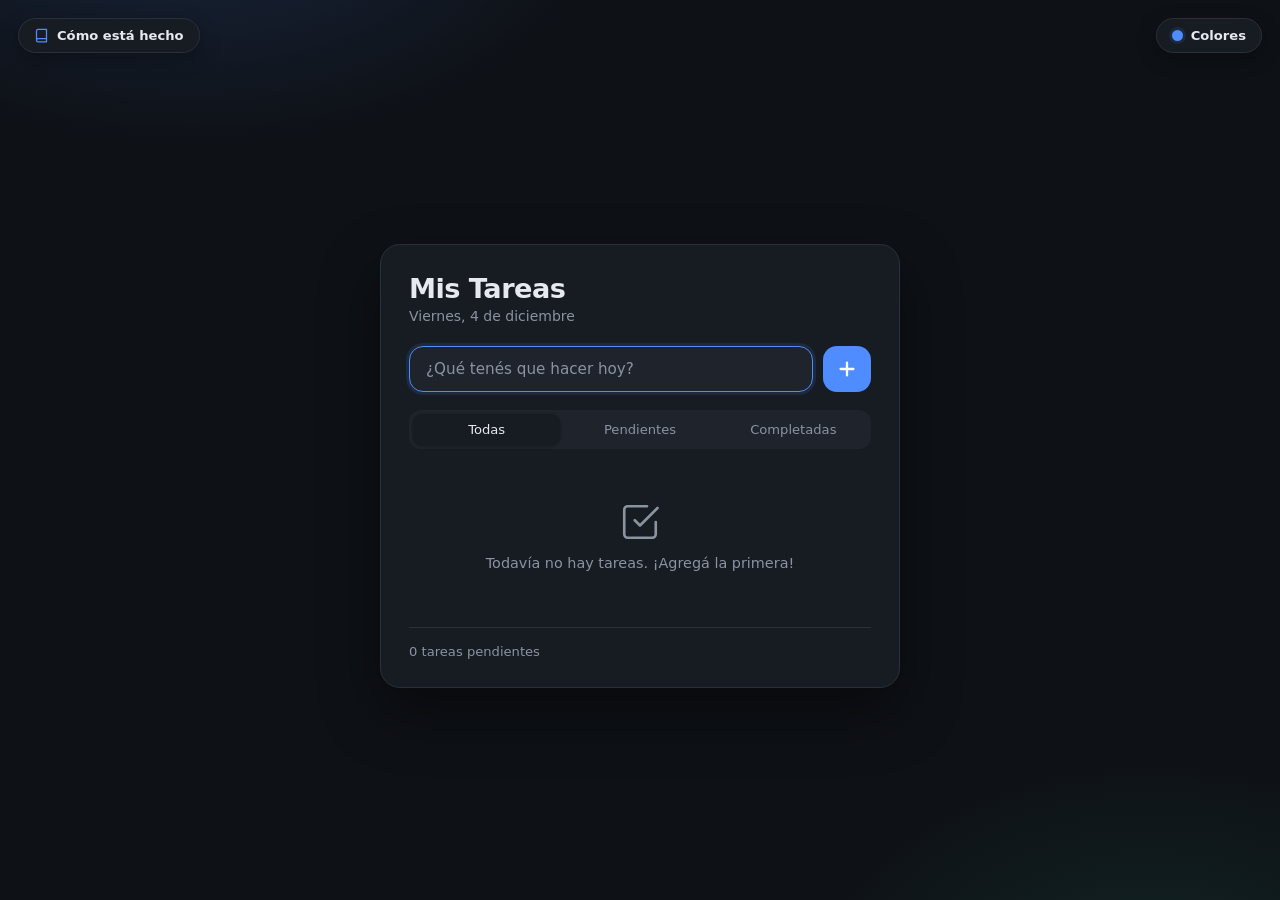
<file: index.html>
<!DOCTYPE html>
<!--
  ============================================================
  PROYECTO 1 - LISTA DE TAREAS (TO-DO LIST)
  5 Mini-Proyectos de JavaScript - Codigo Listo + Explicado
  ============================================================
  Este archivo define la ESTRUCTURA de la pagina.
  El diseno esta en style.css y la logica en script.js
-->
<html lang="es">
<head>
  <meta charset="UTF-8">
  <meta name="viewport" content="width=device-width, initial-scale=1.0">
  <title>Lista de Tareas | Mini-Proyectos JS</title>
  <link rel="stylesheet" href="style.css">

  <!-- EXTRA: panel para probar los colores. Se puede borrar sin romper nada. -->
  <link rel="stylesheet" href="personalizar.css">
</head>
<body>

  <!-- ENLACE A LA GUIA EXPLICADA -->
  <a class="guia" href="explicacion.html">
    <svg viewBox="0 0 24 24" width="15" height="15" fill="none"
         stroke="currentColor" stroke-width="2" stroke-linecap="round" stroke-linejoin="round">
      <path d="M4 19.5A2.5 2.5 0 0 1 6.5 17H20"/>
      <path d="M6.5 2H20v20H6.5A2.5 2.5 0 0 1 4 19.5v-15A2.5 2.5 0 0 1 6.5 2z"/>
    </svg>
    Cómo está hecho
  </a>

  <main class="app">

    <!-- ENCABEZADO -->
    <header class="app__header">
      <h1 class="app__titulo">Mis Tareas</h1>
      <p class="app__fecha" id="fecha"></p>
    </header>

    <!-- FORMULARIO PARA AGREGAR TAREAS -->
    <form class="formulario" id="formulario">
      <input
        type="text"
        id="entrada"
        class="formulario__input"
        placeholder="¿Qué tenés que hacer hoy?"
        autocomplete="off"
        maxlength="120">
      <button type="submit" class="formulario__boton" aria-label="Agregar tarea">
        <svg viewBox="0 0 24 24" width="22" height="22" fill="none"
             stroke="currentColor" stroke-width="2.5" stroke-linecap="round">
          <path d="M12 5v14M5 12h14"/>
        </svg>
      </button>
    </form>

    <!-- FILTROS -->
    <nav class="filtros" id="filtros">
      <button class="filtros__boton filtros__boton--activo" data-filtro="todas">Todas</button>
      <button class="filtros__boton" data-filtro="pendientes">Pendientes</button>
      <button class="filtros__boton" data-filtro="completadas">Completadas</button>
    </nav>

    <!-- AQUI SE DIBUJAN LAS TAREAS DESDE JAVASCRIPT -->
    <ul class="lista" id="lista"></ul>

    <!-- MENSAJE CUANDO NO HAY TAREAS -->
    <div class="vacio" id="vacio">
      <svg viewBox="0 0 24 24" width="42" height="42" fill="none"
           stroke="currentColor" stroke-width="1.5" stroke-linecap="round" stroke-linejoin="round">
        <path d="M9 11l3 3L22 4"/>
        <path d="M21 12v7a2 2 0 0 1-2 2H5a2 2 0 0 1-2-2V5a2 2 0 0 1 2-2h11"/>
      </svg>
      <p id="vacio-texto">Todavía no hay tareas. ¡Agregá la primera!</p>
    </div>

    <!-- PIE: CONTADOR Y BOTON DE LIMPIAR -->
    <footer class="pie">
      <span class="pie__contador" id="contador">0 tareas pendientes</span>
      <button class="pie__limpiar" id="limpiar">Borrar completadas</button>
    </footer>

  </main>

  <!-- AVISO EMERGENTE (TOAST) -->
  <div class="aviso" id="aviso"></div>

  <script src="script.js"></script>

  <!-- EXTRA: panel para probar los colores. Se puede borrar sin romper nada. -->
  <script src="personalizar.js"></script>
</body>
</html>
</file>
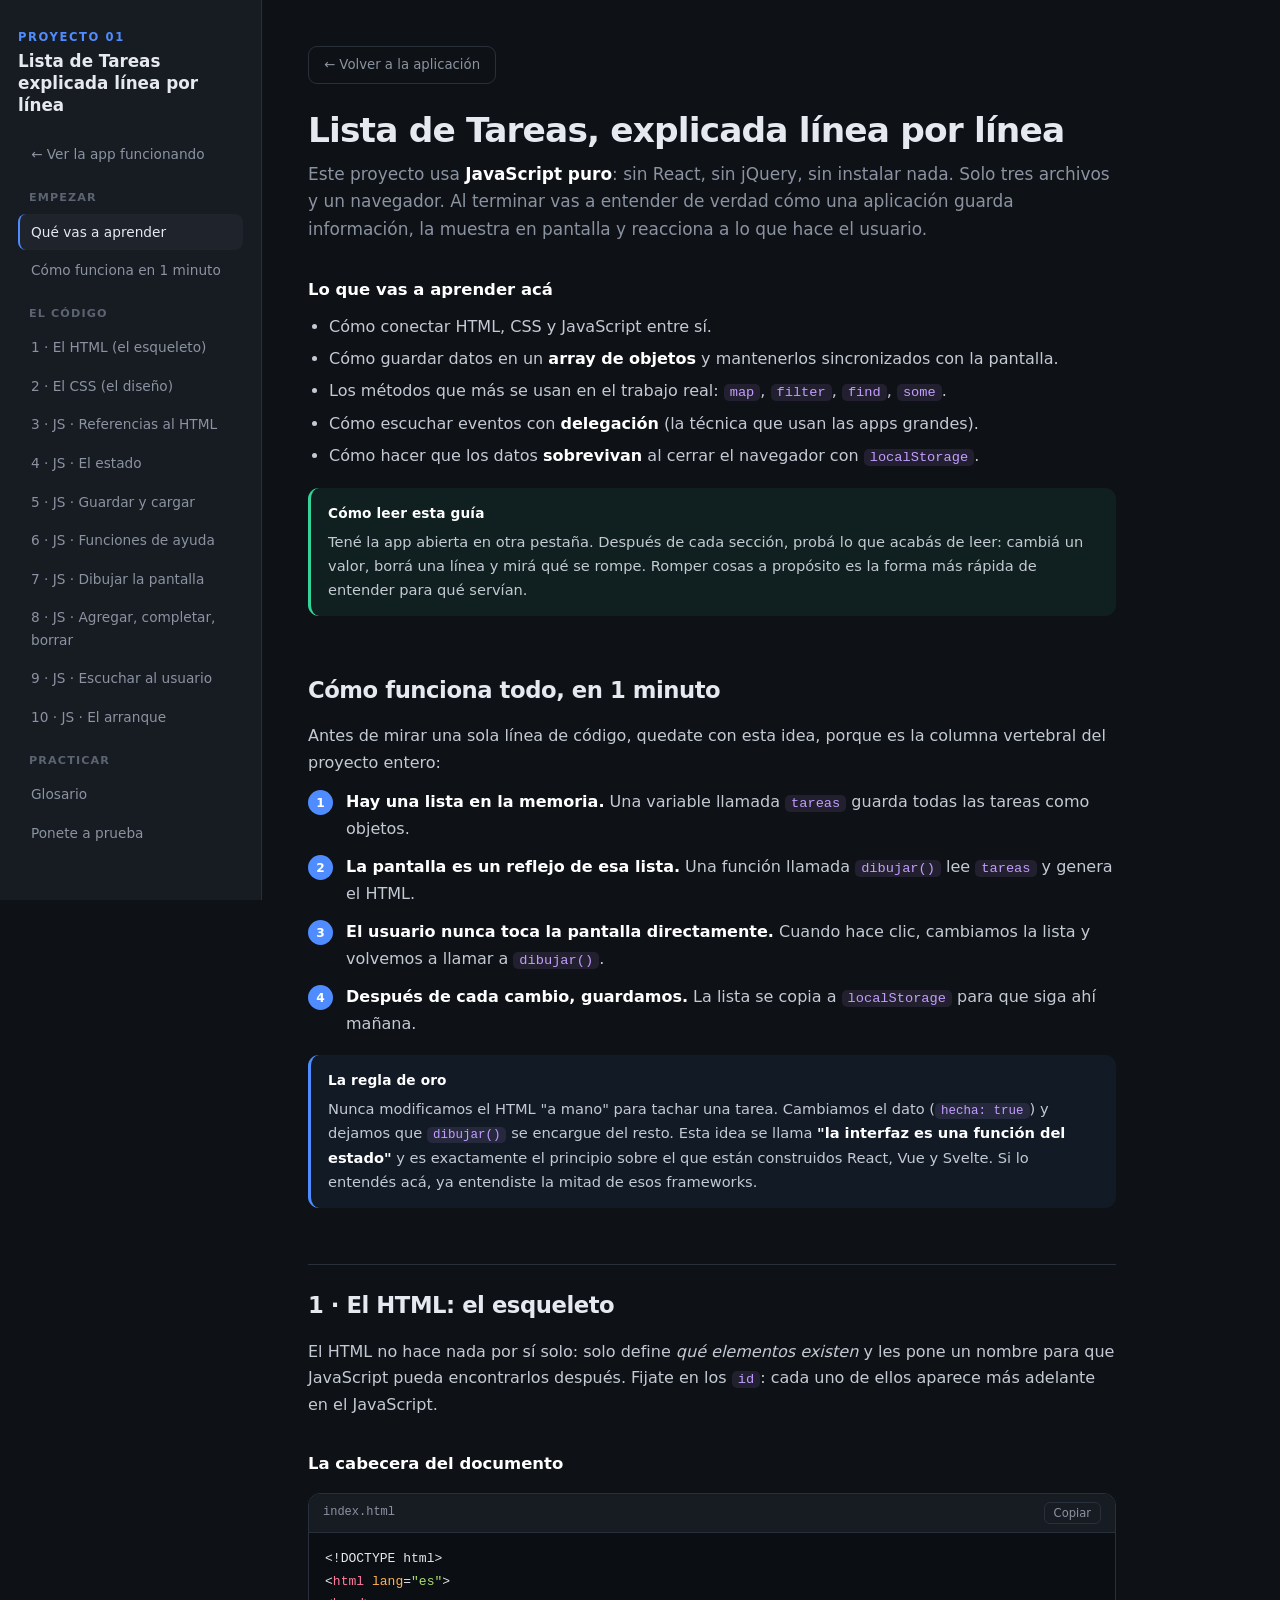
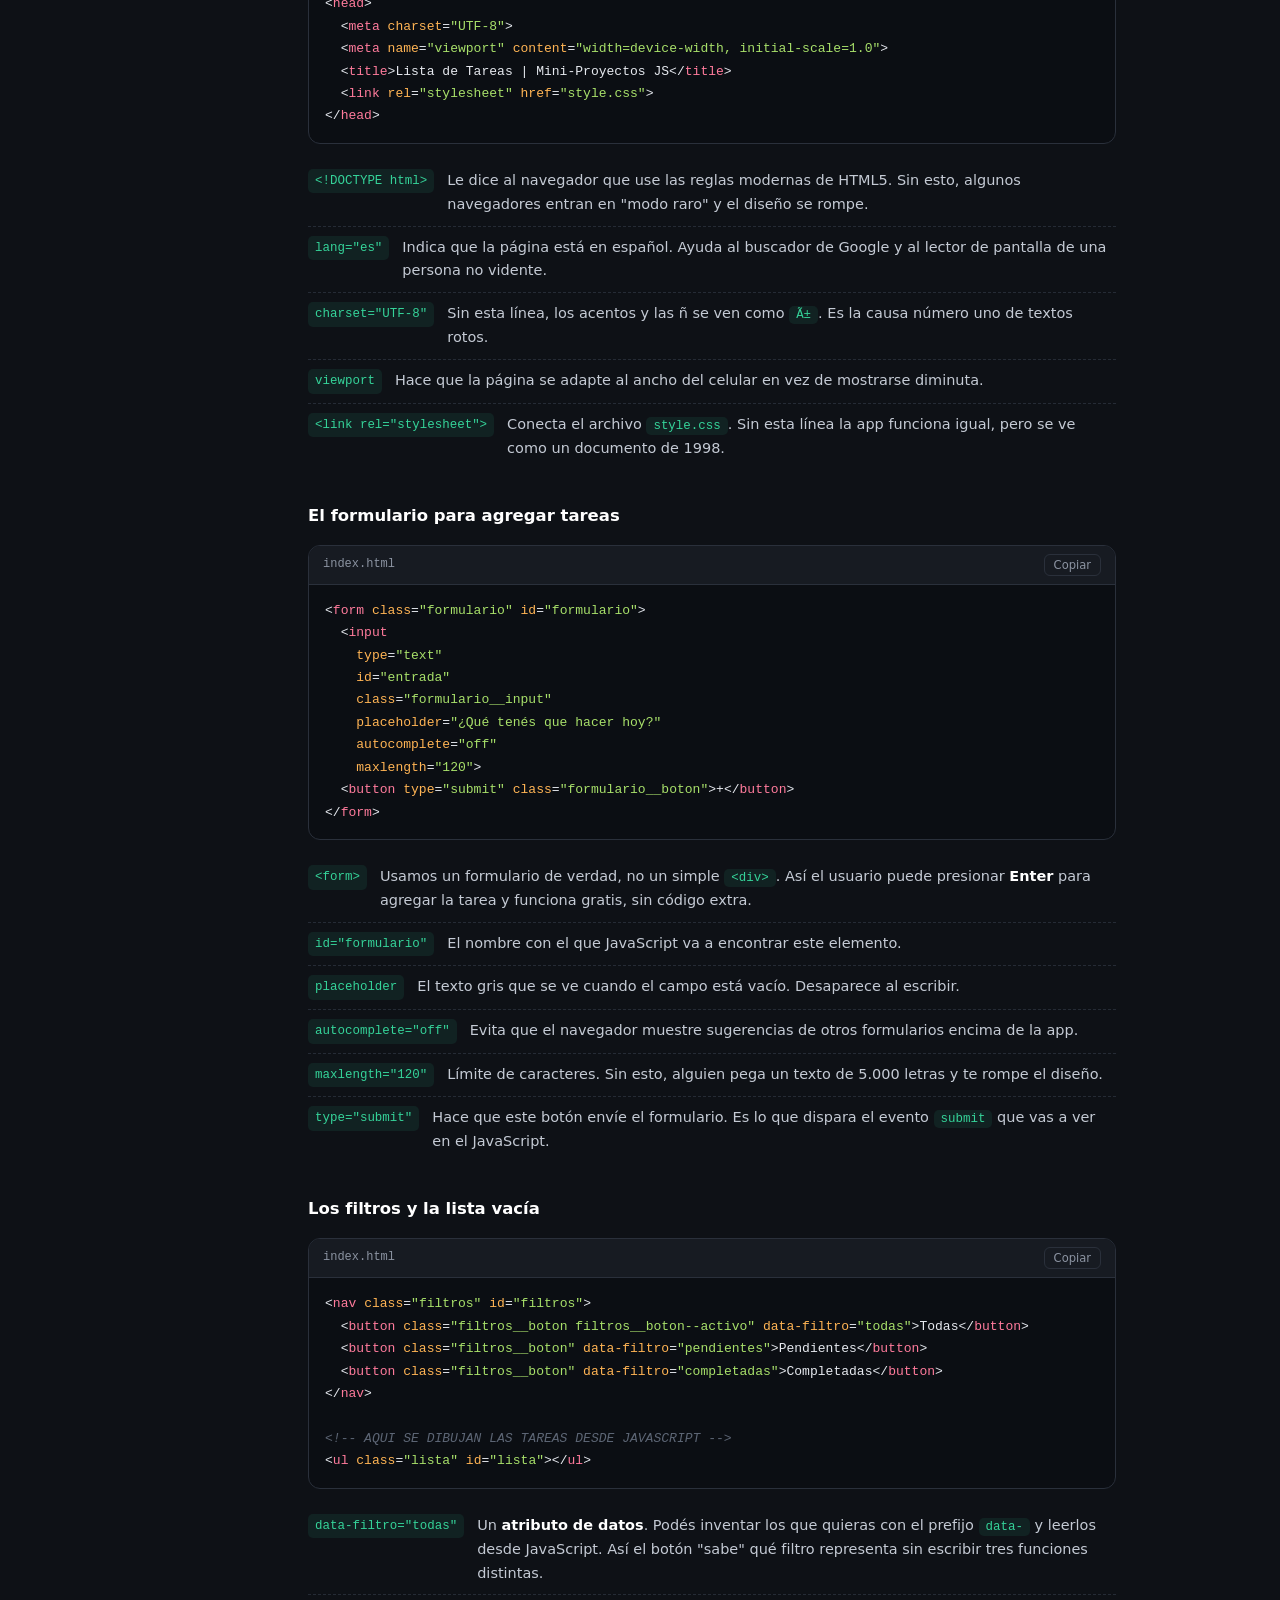
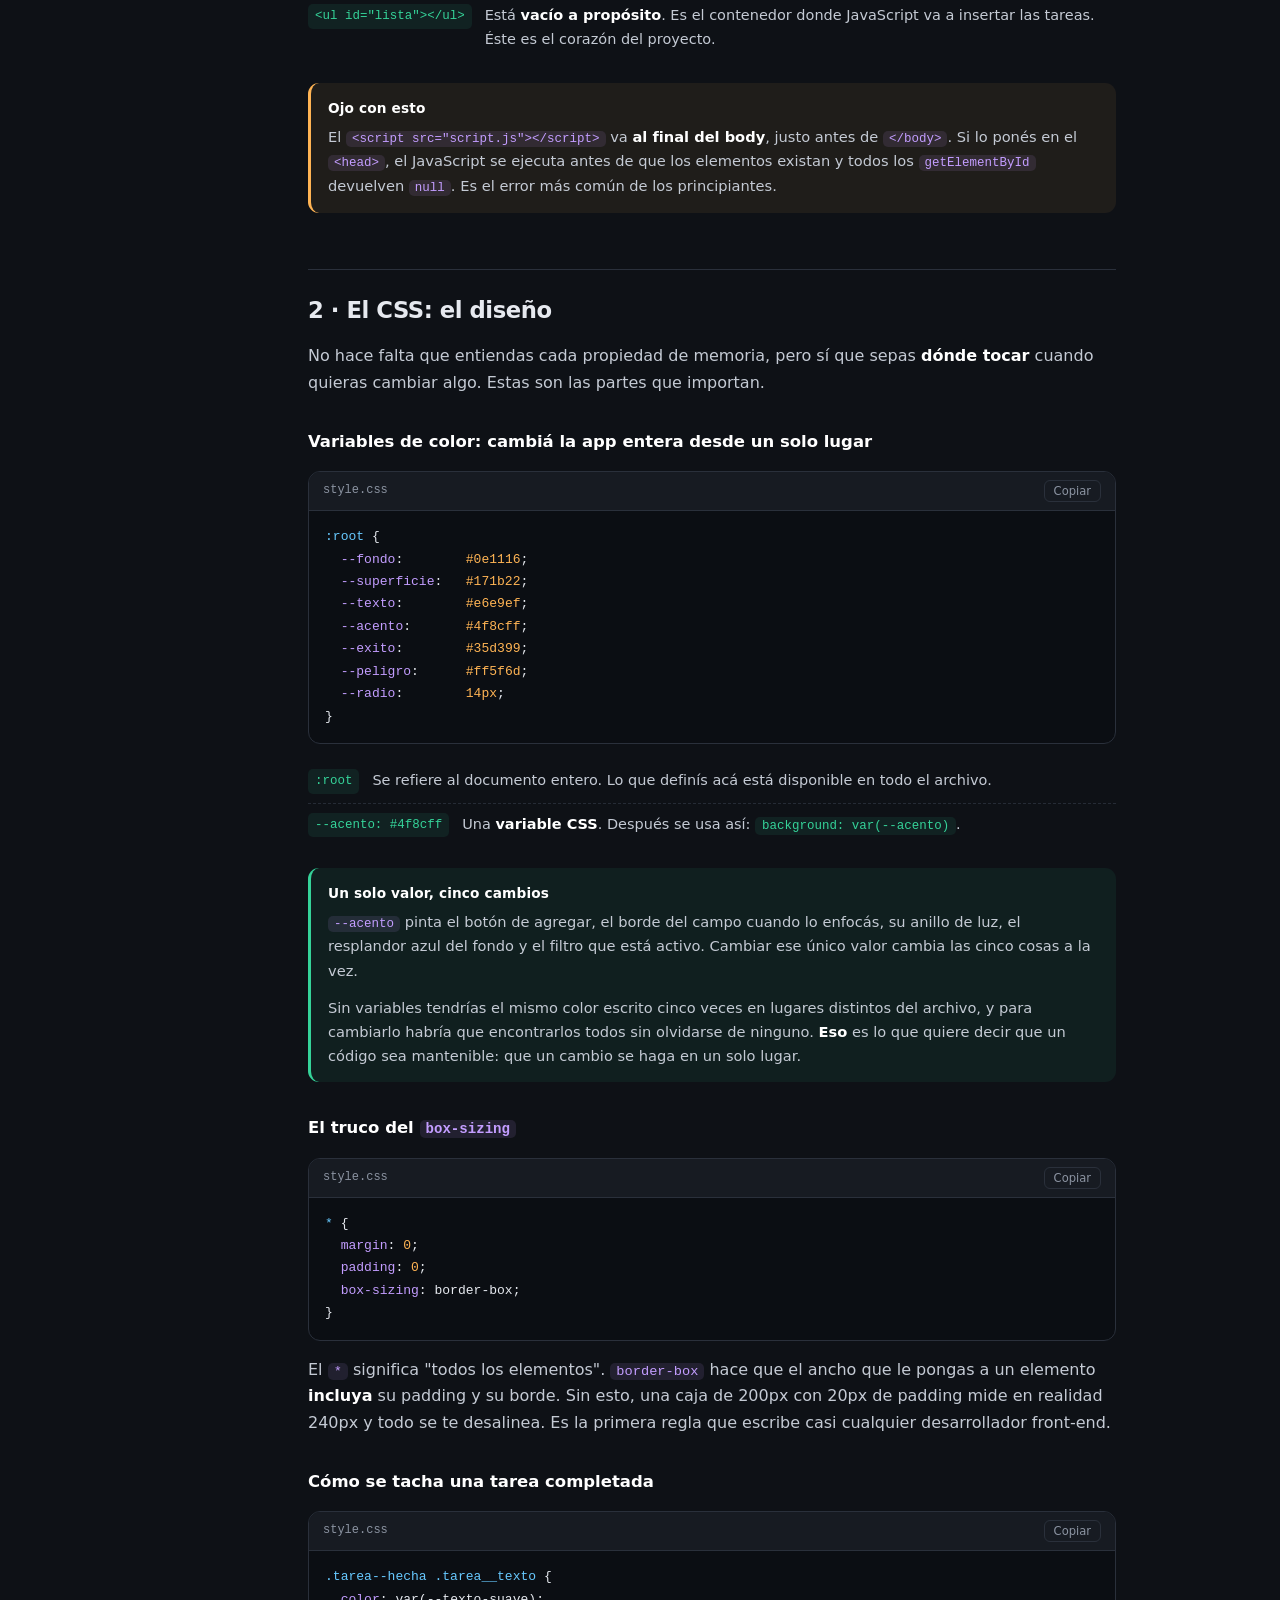
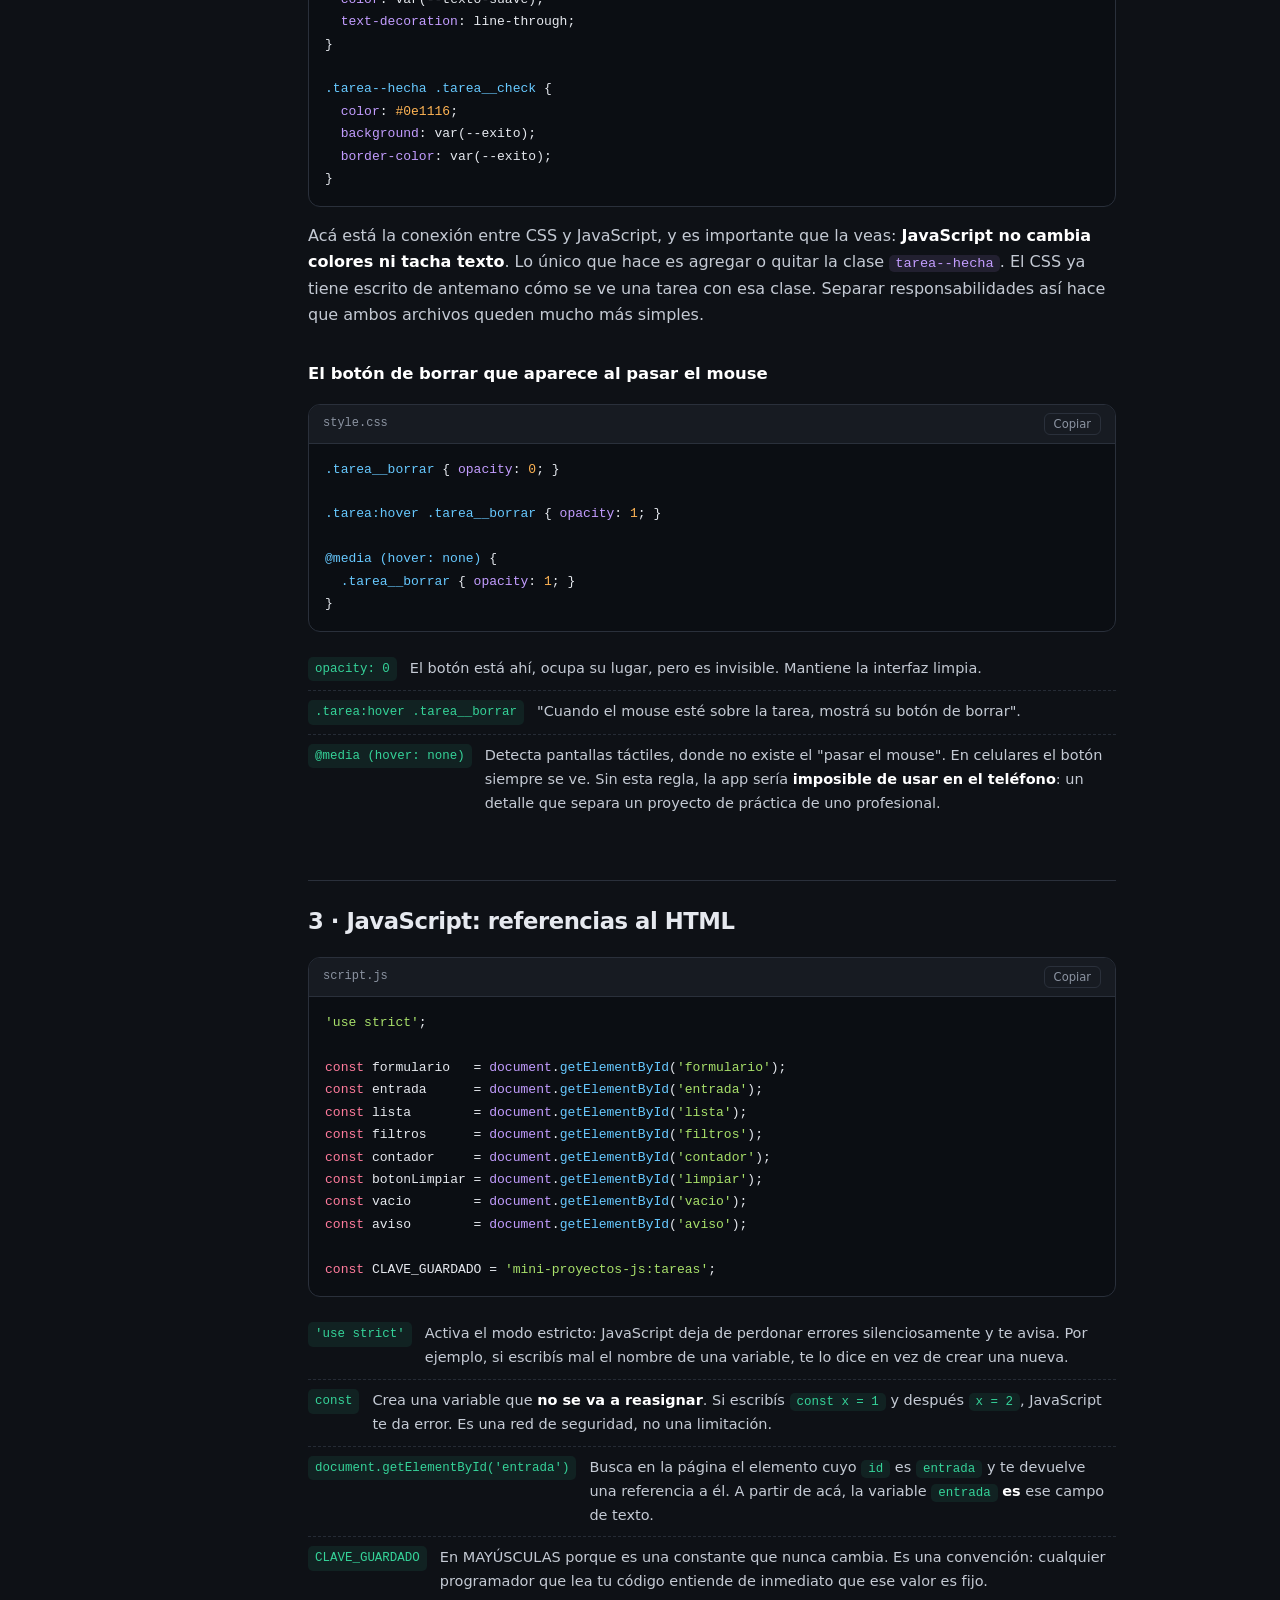
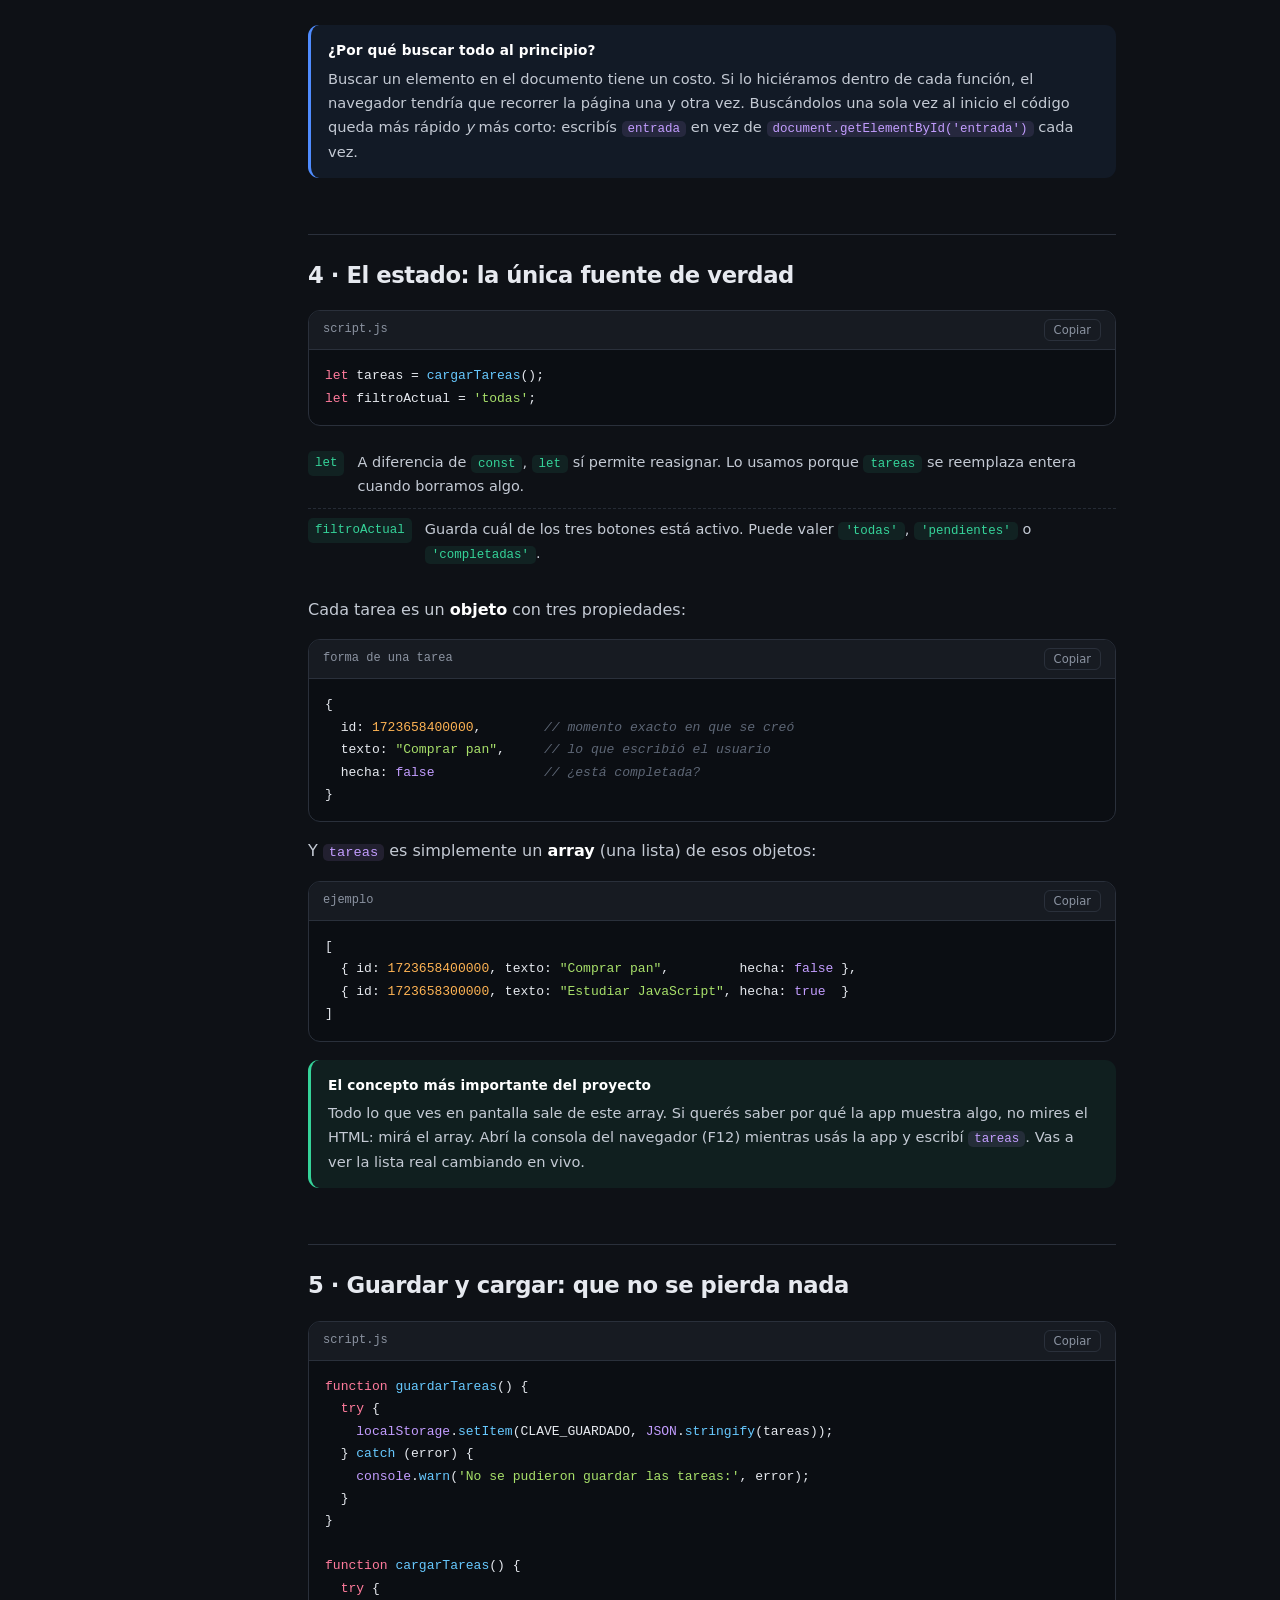
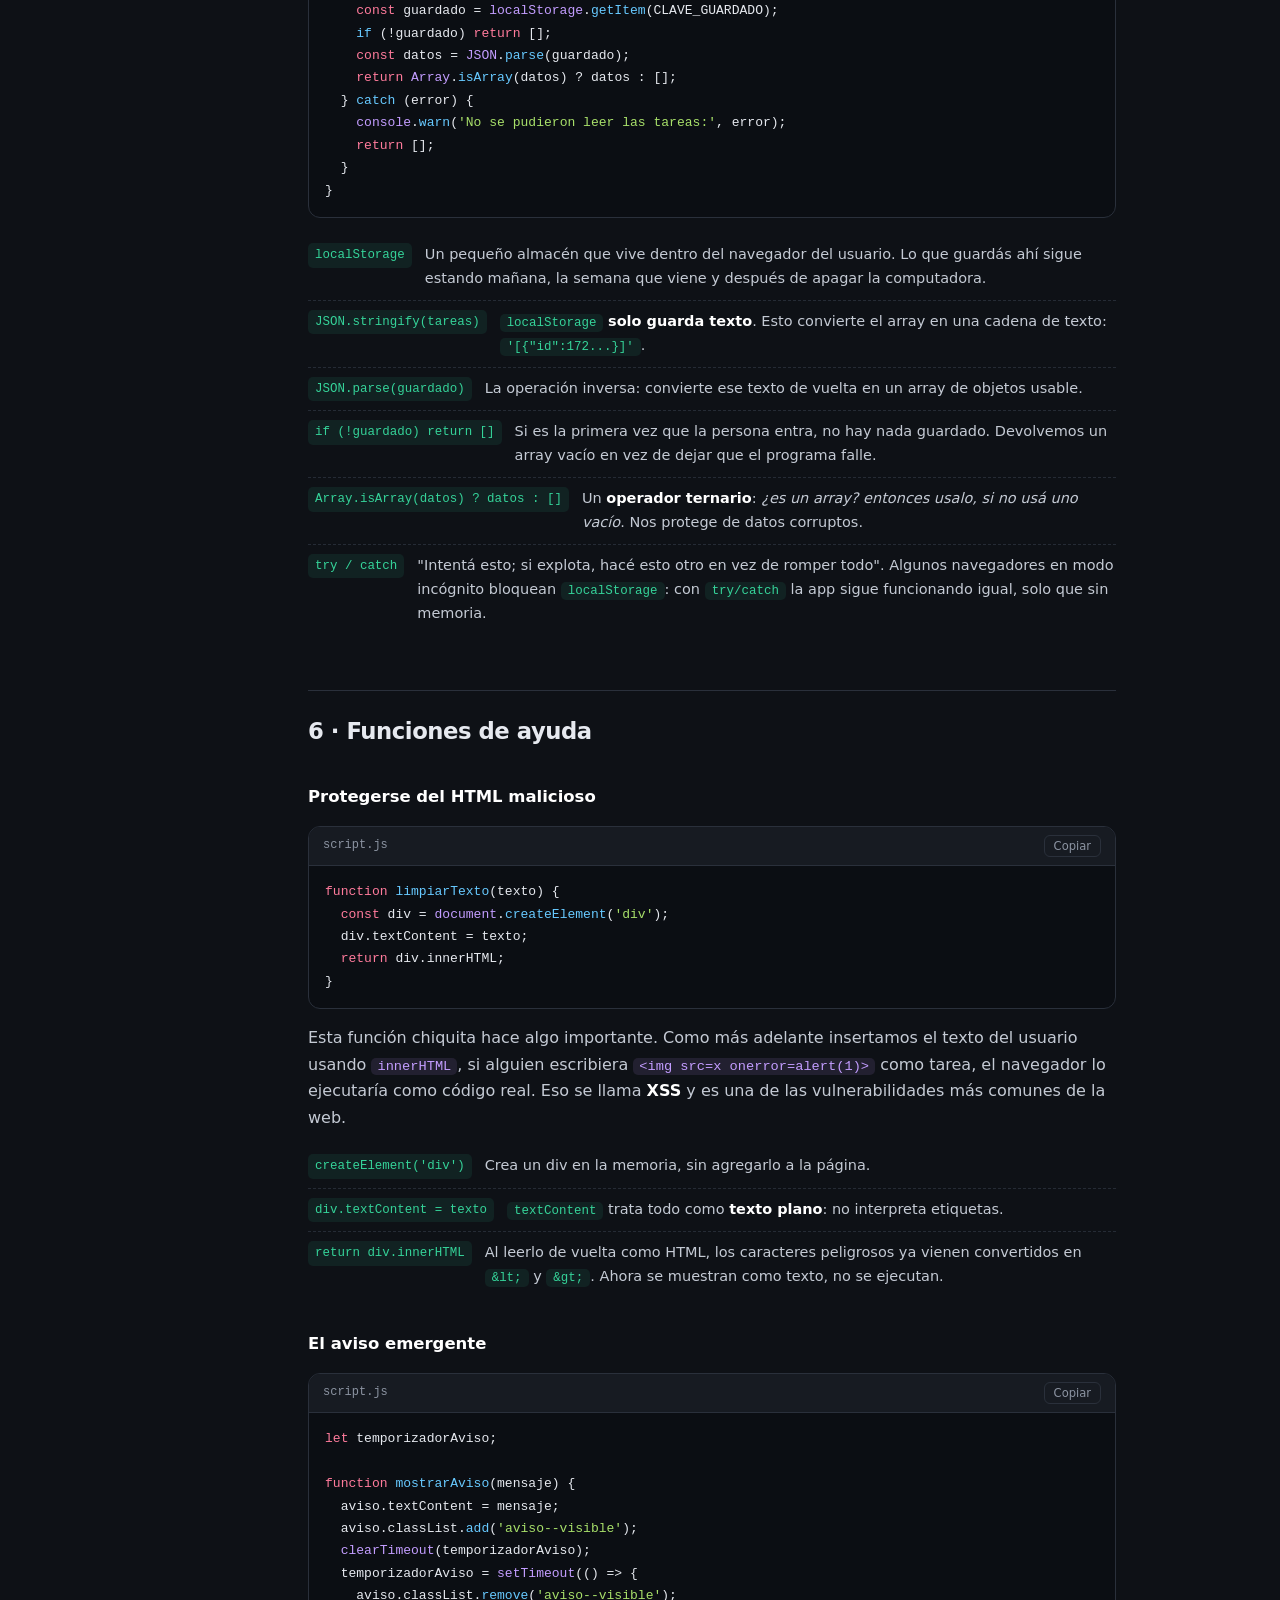
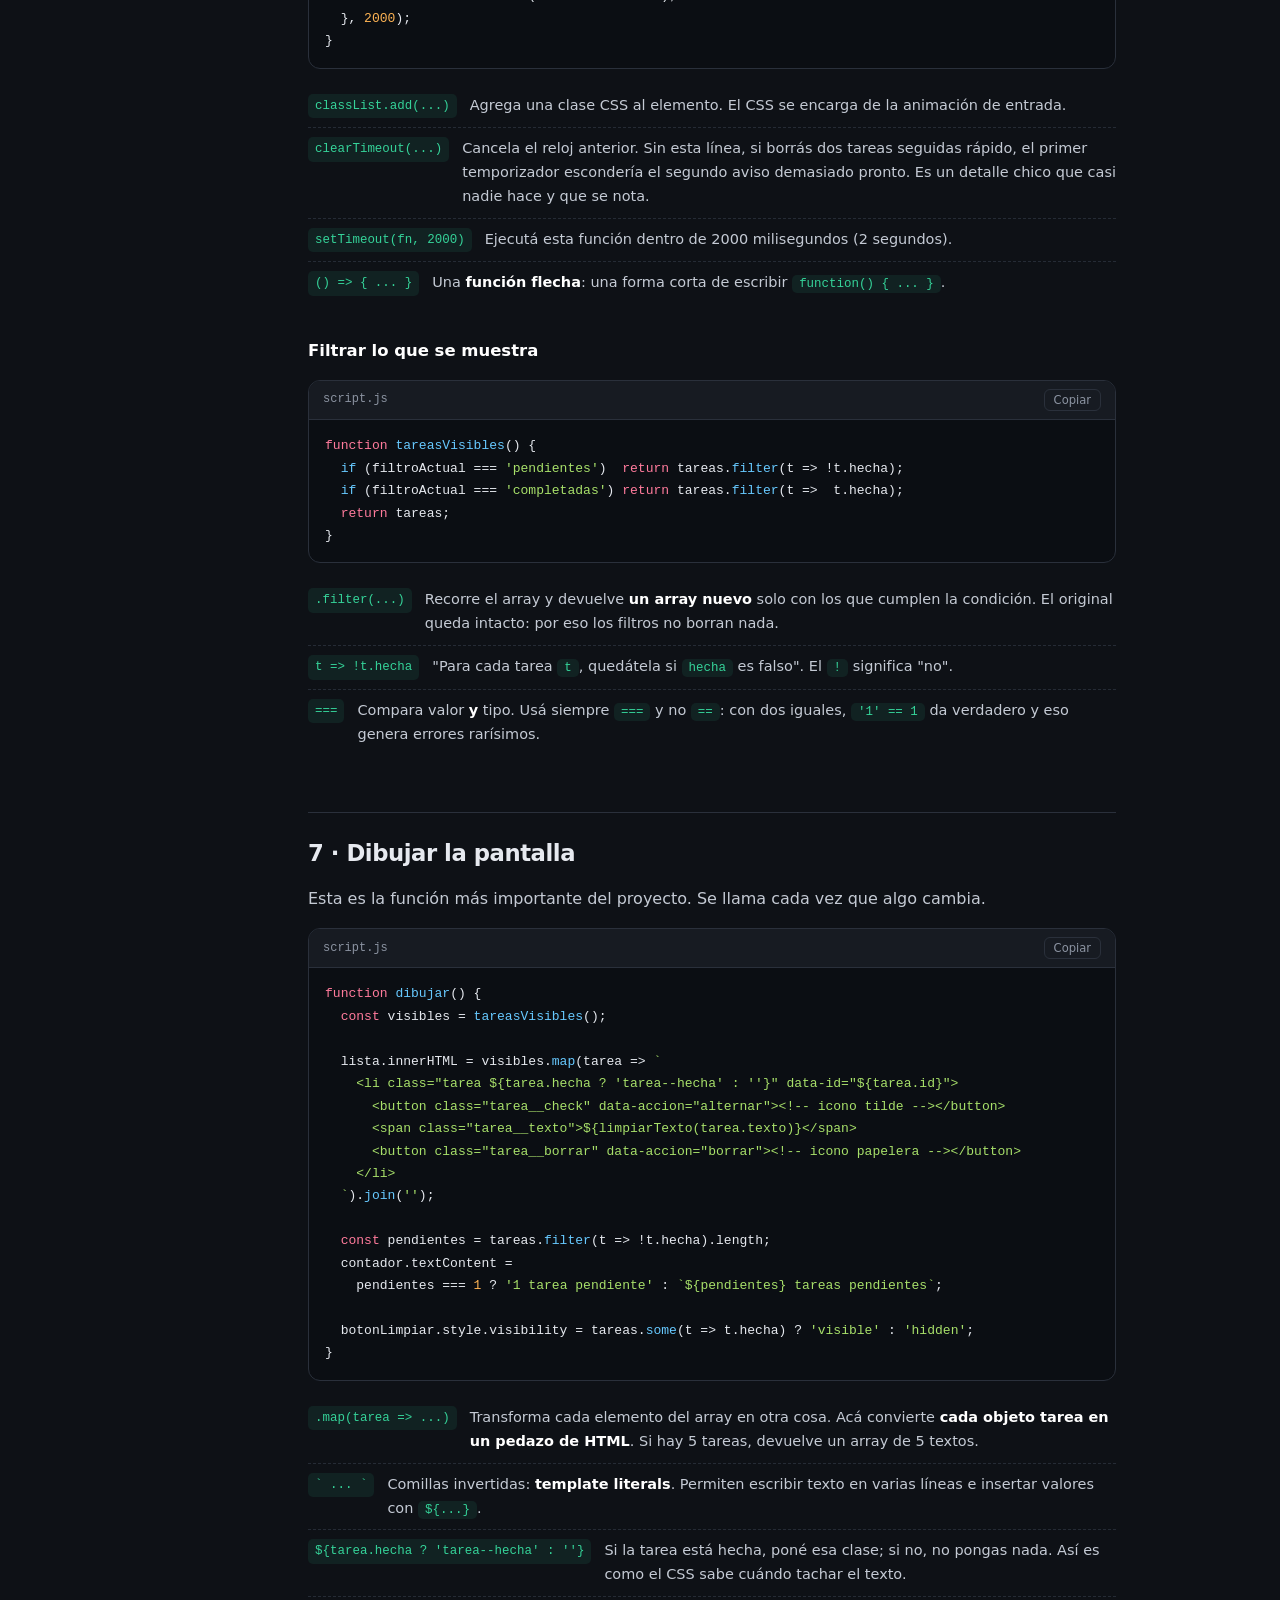
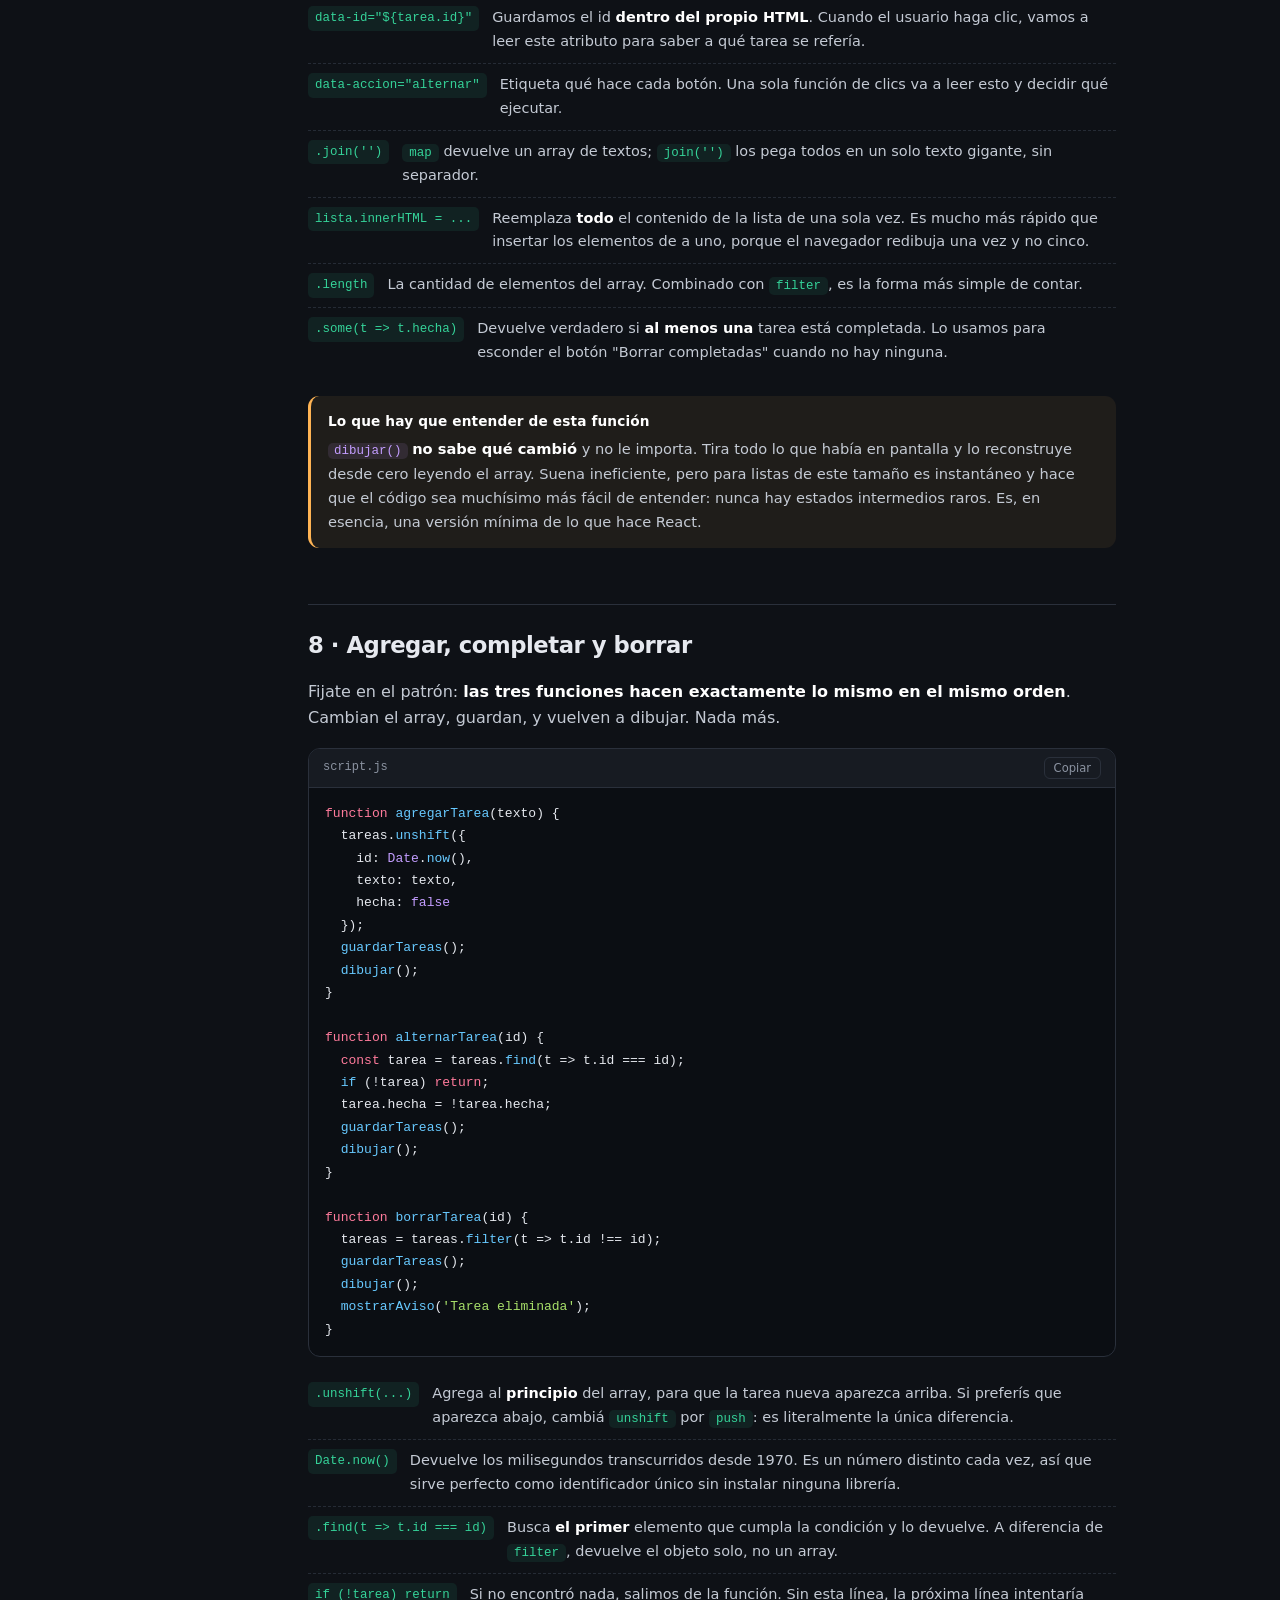
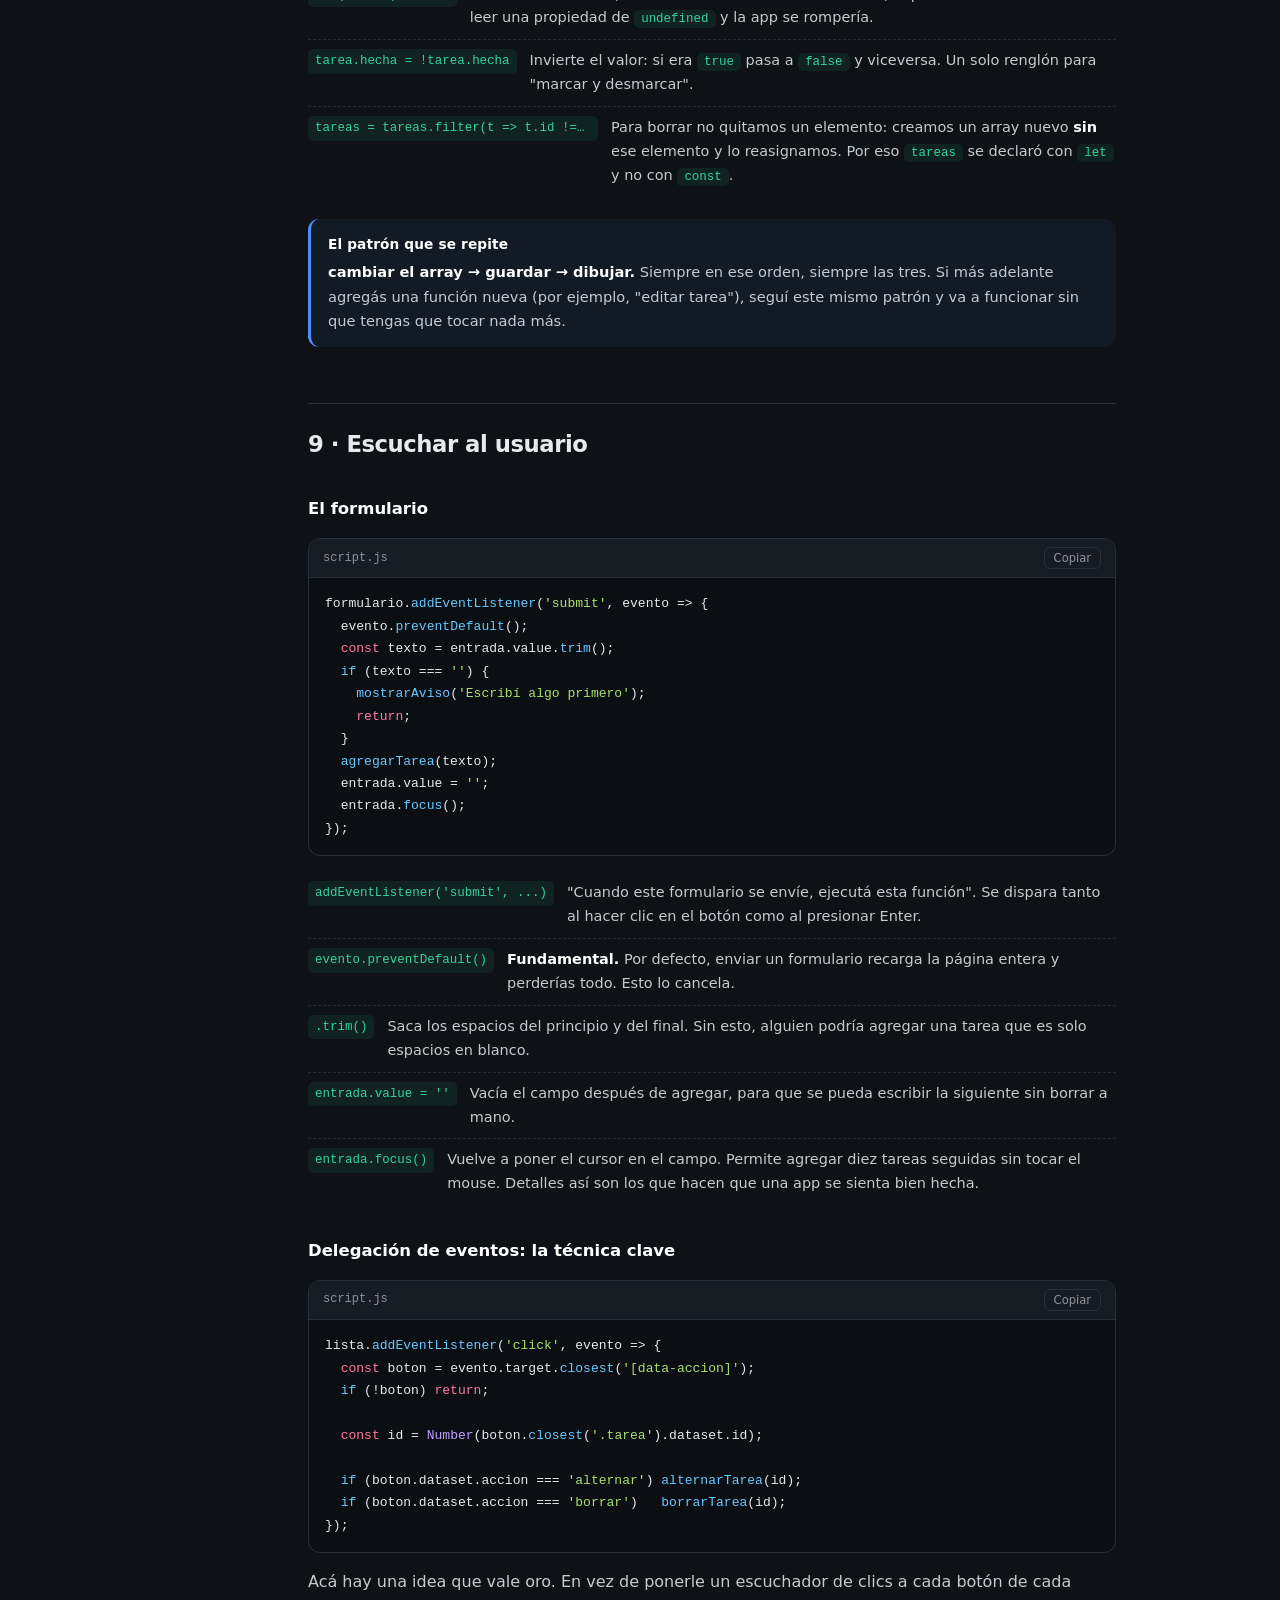
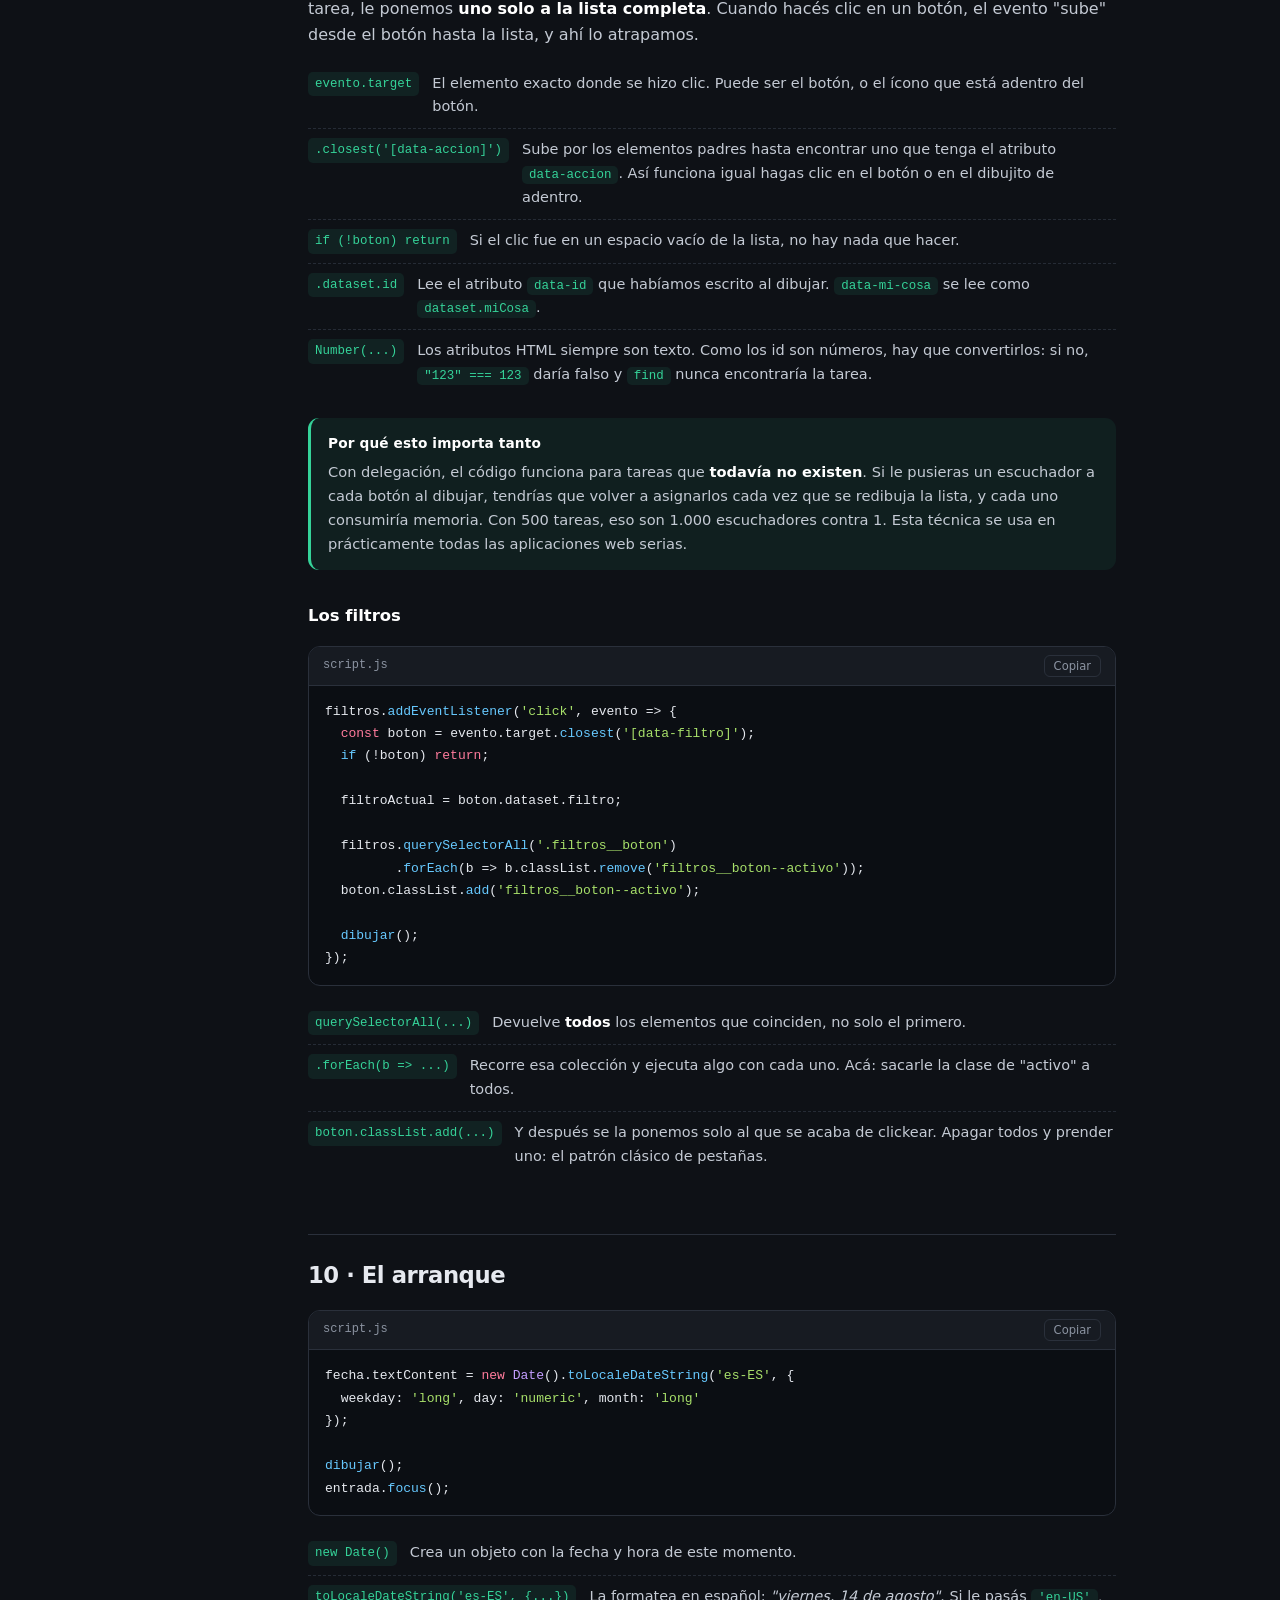
<file: explicacion.html>
<!DOCTYPE html>
<html lang="es">
<head>
<meta charset="UTF-8">
<meta name="viewport" content="width=device-width, initial-scale=1.0">
<title>Explicación línea por línea | Lista de Tareas</title>
<style>
:root{
  --fondo:#0e1116; --superficie:#171b22; --superficie-2:#1e232c; --codigo:#0b0e13;
  --borde:#2a303b; --texto:#e6e9ef; --texto-suave:#8b93a1; --acento:#4f8cff;
  --exito:#35d399; --naranja:#ffb454; --rosa:#ff7b9c; --violeta:#c39dff;
}
*{margin:0;padding:0;box-sizing:border-box}
html{scroll-behavior:smooth;scroll-padding-top:24px}
body{
  font-family:system-ui,-apple-system,"Segoe UI",Roboto,sans-serif;
  color:var(--texto);background:var(--fondo);line-height:1.65;
}

/* ---------- LAYOUT ---------- */
.envoltorio{display:grid;grid-template-columns:262px minmax(0,1fr);max-width:1360px;margin:0 auto}
.envoltorio > *{min-width:0}

.menu{
  position:sticky;top:0;align-self:start;height:100vh;overflow-y:auto;
  padding:28px 18px;border-right:1px solid var(--borde);background:var(--superficie);
}
.menu__marca{font-size:.72rem;letter-spacing:.14em;text-transform:uppercase;color:var(--acento);font-weight:700;margin-bottom:4px}
.menu__titulo{font-size:1.05rem;font-weight:700;margin-bottom:20px;line-height:1.3}
.menu a{
  display:block;padding:7px 11px;margin-bottom:2px;border-radius:8px;
  font-size:.855rem;color:var(--texto-suave);text-decoration:none;
  border-left:2px solid transparent;transition:all .16s
}
.menu a:hover{color:var(--texto);background:var(--superficie-2)}
.menu a.activo{color:var(--texto);background:var(--superficie-2);border-left-color:var(--acento)}
.menu__grupo{margin:16px 0 6px;padding:0 11px;font-size:.7rem;letter-spacing:.1em;text-transform:uppercase;color:#5c6472;font-weight:700}

.contenido{padding:46px 46px 120px;max-width:900px;min-width:0}

/* ---------- TIPOGRAFIA ---------- */
h1{font-size:2.15rem;font-weight:800;letter-spacing:-.025em;margin-bottom:10px;line-height:1.18}
h2{
  font-size:1.42rem;font-weight:700;letter-spacing:-.02em;
  margin:56px 0 14px;padding-top:22px;border-top:1px solid var(--borde)
}
h2:first-of-type{border-top:none;padding-top:0}
h3{font-size:1.03rem;font-weight:650;margin:32px 0 10px;color:#fff}
p{margin-bottom:13px;color:#c4cad4}
p.entradilla{font-size:1.06rem;color:var(--texto-suave);margin-bottom:26px}
ul,ol{margin:0 0 15px 21px;color:#c4cad4}
li{margin-bottom:6px}
strong{color:#fff;font-weight:650}
a{color:var(--acento)}

code.en-linea{
  padding:1px 6px;border-radius:5px;font-size:.855em;
  font-family:ui-monospace,"SF Mono",Menlo,Consolas,monospace;
  color:var(--violeta);background:rgba(195,157,255,.11)
}

/* ---------- CODIGO ---------- */
.codigo{
  position:relative;margin:16px 0;border:1px solid var(--borde);
  border-radius:12px;background:var(--codigo);overflow:hidden
}
.codigo__barra{
  display:flex;align-items:center;justify-content:space-between;
  padding:8px 14px;border-bottom:1px solid var(--borde);background:var(--superficie)
}
.codigo__archivo{font-size:.75rem;color:var(--texto-suave);font-family:ui-monospace,Menlo,monospace}
.codigo__copiar{
  font-size:.72rem;font-family:inherit;color:var(--texto-suave);background:transparent;
  border:1px solid var(--borde);border-radius:6px;padding:3px 9px;cursor:pointer;transition:all .16s
}
.codigo__copiar:hover{color:var(--texto);border-color:var(--acento)}
pre{
  margin:0;padding:15px 16px;overflow-x:auto;
  font-family:ui-monospace,"SF Mono",Menlo,Consolas,monospace;
  font-size:.815rem;line-height:1.72;tab-size:2
}
/* colores del resaltado */
.t-com{color:#5d6675;font-style:italic}
.t-str{color:#a8e06a}
.t-pal{color:#ff7b9c}
.t-num{color:var(--naranja)}
.t-glo{color:var(--violeta)}
.t-fun{color:#67c9ff}
.t-tag{color:#ff7b9c}
.t-atr{color:var(--naranja)}
.t-sel{color:#67c9ff}
.t-pro{color:var(--violeta)}

/* ---------- EXPLICACION POR LINEA ---------- */
.lineas{list-style:none;margin:14px 0 22px;padding:0}
.lineas li{
  display:grid;grid-template-columns:auto 1fr;gap:13px;
  padding:9px 0;border-bottom:1px dashed rgba(42,48,59,.85);margin:0
}
.lineas li:last-child{border-bottom:none}
.lineas code{
  font-family:ui-monospace,Menlo,Consolas,monospace;font-size:.78rem;
  color:var(--exito);background:rgba(53,211,153,.09);
  padding:2px 7px;border-radius:5px;white-space:nowrap;align-self:start;
  max-width:290px;overflow:hidden;text-overflow:ellipsis
}
.lineas span{font-size:.905rem;color:#c4cad4}

/* ---------- CAJAS ---------- */
.caja{
  margin:18px 0;padding:14px 17px;border-radius:11px;
  border-left:3px solid var(--acento);background:rgba(79,140,255,.07);font-size:.915rem
}
.caja--tip{border-left-color:var(--exito);background:rgba(53,211,153,.07)}
.caja--ojo{border-left-color:var(--naranja);background:rgba(255,180,84,.07)}
.caja__titulo{font-weight:700;color:#fff;margin-bottom:5px;font-size:.855rem;letter-spacing:.01em}
.caja p:last-child{margin-bottom:0}

/* ---------- OTROS ---------- */
.pasos{counter-reset:paso;list-style:none;margin-left:0}
.pasos li{
  counter-increment:paso;position:relative;padding-left:38px;margin-bottom:12px
}
.pasos li::before{
  content:counter(paso);position:absolute;left:0;top:1px;
  display:grid;place-items:center;width:25px;height:25px;border-radius:50%;
  background:var(--acento);color:#fff;font-size:.76rem;font-weight:700
}
/* ---------- CUESTIONARIO ---------- */
.quiz{margin:22px 0}
.quiz__barra{
  display:flex;align-items:center;gap:15px;flex-wrap:wrap;
  padding:14px 17px;margin-bottom:16px;
  border:1px solid var(--borde);border-radius:12px;background:var(--superficie)
}
.quiz__marcador{font-size:.85rem;color:var(--texto-suave);font-variant-numeric:tabular-nums}
.quiz__marcador b{color:#fff}
.quiz__progreso{
  flex:1;min-width:130px;height:7px;border-radius:99px;
  background:var(--superficie-2);overflow:hidden
}
.quiz__progreso i{
  display:block;height:100%;width:0;border-radius:99px;
  background:linear-gradient(90deg,var(--acento),var(--exito));transition:width .4s ease
}
.quiz__reiniciar{
  padding:7px 14px;font-family:inherit;font-size:.78rem;font-weight:600;
  color:var(--texto-suave);background:var(--superficie-2);
  border:1px solid var(--borde);border-radius:8px;cursor:pointer;transition:all .16s
}
.quiz__reiniciar:hover{color:#fff;border-color:var(--peligro)}

.p{
  margin-bottom:13px;padding:17px 19px;
  border:1px solid var(--borde);border-radius:13px;background:var(--superficie);
  transition:border-color .2s
}
.p--bien{border-color:rgba(53,211,153,.4)}
.p--mal{border-color:rgba(255,95,109,.4)}

.p__cabecera{display:flex;align-items:center;gap:9px;margin-bottom:11px}
.p__num{
  display:grid;place-items:center;width:24px;height:24px;flex-shrink:0;
  border-radius:50%;font-size:.74rem;font-weight:700;
  color:var(--texto-suave);background:var(--superficie-2);border:1px solid var(--borde)
}
.p--bien .p__num{color:#0e1116;background:var(--exito);border-color:var(--exito)}
.p--mal  .p__num{color:#fff;background:var(--peligro);border-color:var(--peligro)}
.p__tipo{
  padding:2px 9px;border-radius:99px;border:1px solid var(--borde);
  font-size:.65rem;font-weight:700;letter-spacing:.1em;text-transform:uppercase;color:var(--texto-suave)
}
.p__texto{margin-bottom:13px;font-size:.95rem;line-height:1.6;color:#e2e6ee}
.p__texto code{
  padding:1px 6px;border-radius:5px;font-family:ui-monospace,Menlo,Consolas,monospace;
  font-size:.86em;color:var(--violeta);background:rgba(195,157,255,.11)
}

/* --- opciones y verdadero/falso --- */
.op{display:flex;flex-direction:column;gap:7px}
.vf{display:flex;gap:9px}
.vf .op__btn{flex:1;justify-content:center}
.op__btn{
  display:flex;align-items:center;gap:11px;width:100%;padding:11px 14px;
  font-family:inherit;font-size:.9rem;text-align:left;color:#c4cad4;
  background:var(--superficie-2);border:1px solid var(--borde);border-radius:10px;
  cursor:pointer;transition:all .16s
}
.op__btn:hover:not(:disabled){color:#fff;border-color:var(--acento)}
.op__btn:disabled{cursor:default;opacity:.75}
.op__btn .letra{
  display:grid;place-items:center;width:21px;height:21px;flex-shrink:0;
  border-radius:6px;font-size:.7rem;font-weight:700;
  color:var(--texto-suave);background:var(--codigo);border:1px solid var(--borde)
}
.op__btn code{font-family:ui-monospace,Menlo,Consolas,monospace;font-size:.86em;color:var(--violeta)}
.op__btn--bien{
  color:#fff;background:rgba(53,211,153,.13);border-color:var(--exito);opacity:1
}
.op__btn--bien .letra{color:#0e1116;background:var(--exito);border-color:var(--exito)}
.op__btn--mal{color:#fff;background:rgba(255,95,109,.12);border-color:var(--peligro);opacity:1}
.op__btn--mal .letra{color:#fff;background:var(--peligro);border-color:var(--peligro)}

/* --- escribir la respuesta --- */
.esc{display:flex;gap:9px;flex-wrap:wrap}
.esc input{
  flex:1;min-width:165px;padding:11px 14px;
  font-family:ui-monospace,Menlo,Consolas,monospace;font-size:.87rem;
  color:var(--texto);background:var(--codigo);
  border:1px solid var(--borde);border-radius:10px;outline:none;transition:border-color .16s
}
.esc input::placeholder{color:#5c6472}
.esc input:focus{border-color:var(--acento)}
.esc input:disabled{opacity:.8}

/* --- ordenar pasos --- */
.ord{display:flex;flex-direction:column;gap:7px}
.ord .letra{font-variant-numeric:tabular-nums}

/* --- resultado y botones --- */
.p__resultado{
  margin-top:13px;padding:12px 15px;border-radius:10px;
  font-size:.88rem;line-height:1.62
}
.p__resultado b{color:#fff}
.p__resultado code{
  padding:1px 5px;border-radius:4px;font-family:ui-monospace,Menlo,Consolas,monospace;font-size:.88em
}
.p__resultado--bien{
  color:#b9f0d9;background:rgba(53,211,153,.09);border-left:3px solid var(--exito)
}
.p__resultado--bien code{color:#d8fded;background:rgba(53,211,153,.16)}
.p__resultado--mal{
  color:#ffc6cc;background:rgba(255,95,109,.09);border-left:3px solid var(--peligro)
}
.p__resultado--mal code{color:#ffe0e3;background:rgba(255,95,109,.16)}

.p__acciones{display:flex;gap:8px;margin-top:12px;flex-wrap:wrap}
.p__btn{
  display:flex;align-items:center;gap:7px;padding:8px 15px;
  font-family:inherit;font-size:.8rem;font-weight:600;color:var(--texto);
  background:var(--superficie-2);border:1px solid var(--borde);border-radius:9px;
  cursor:pointer;transition:all .16s
}
.p__btn:hover{color:#fff;border-color:var(--acento)}
.p__btn--principal{color:#fff;background:var(--acento);border-color:var(--acento)}
.p__btn--principal:hover{filter:brightness(1.12)}
.volver{
  display:inline-block;margin-bottom:26px;padding:7px 15px;font-size:.83rem;
  color:var(--texto-suave);text-decoration:none;border:1px solid var(--borde);border-radius:9px
}
.volver:hover{color:var(--texto);border-color:var(--acento)}

@media(max-width:900px){
  .envoltorio{grid-template-columns:minmax(0,1fr)}
  .menu{position:static;height:auto;border-right:none;border-bottom:1px solid var(--borde)}
  .contenido{padding:30px 20px 80px}
  h1{font-size:1.7rem}
  .lineas li{grid-template-columns:1fr;gap:5px}
  .lineas code{max-width:100%;white-space:normal;word-break:break-word}
}
</style>
</head>
<body>
<div class="envoltorio">

<!-- ================= MENU LATERAL ================= -->
<aside class="menu">
  <div class="menu__marca">Proyecto 01</div>
  <div class="menu__titulo">Lista de Tareas<br>explicada línea por línea</div>

  <a href="index.html">← Ver la app funcionando</a>

  <div class="menu__grupo">Empezar</div>
  <a href="#intro">Qué vas a aprender</a>
  <a href="#panorama">Cómo funciona en 1 minuto</a>

  <div class="menu__grupo">El código</div>
  <a href="#html">1 · El HTML (el esqueleto)</a>
  <a href="#css">2 · El CSS (el diseño)</a>
  <a href="#js-1">3 · JS · Referencias al HTML</a>
  <a href="#js-2">4 · JS · El estado</a>
  <a href="#js-3">5 · JS · Guardar y cargar</a>
  <a href="#js-4">6 · JS · Funciones de ayuda</a>
  <a href="#js-5">7 · JS · Dibujar la pantalla</a>
  <a href="#js-6">8 · JS · Agregar, completar, borrar</a>
  <a href="#js-7">9 · JS · Escuchar al usuario</a>
  <a href="#js-8">10 · JS · El arranque</a>

  <div class="menu__grupo">Practicar</div>
  <a href="#glosario">Glosario</a>
  <a href="#preguntas">Ponete a prueba</a>
</aside>

<!-- ================= CONTENIDO ================= -->
<main class="contenido">

<a class="volver" href="index.html">← Volver a la aplicación</a>

<h1 id="intro">Lista de Tareas, explicada línea por línea</h1>
<p class="entradilla">
  Este proyecto usa <strong>JavaScript puro</strong>: sin React, sin jQuery, sin instalar nada.
  Solo tres archivos y un navegador. Al terminar vas a entender de verdad
  cómo una aplicación guarda información, la muestra en pantalla y reacciona a lo que hace el usuario.
</p>

<h3>Lo que vas a aprender acá</h3>
<ul>
  <li>Cómo conectar HTML, CSS y JavaScript entre sí.</li>
  <li>Cómo guardar datos en un <strong>array de objetos</strong> y mantenerlos sincronizados con la pantalla.</li>
  <li>Los métodos que más se usan en el trabajo real: <code class="en-linea">map</code>, <code class="en-linea">filter</code>, <code class="en-linea">find</code>, <code class="en-linea">some</code>.</li>
  <li>Cómo escuchar eventos con <strong>delegación</strong> (la técnica que usan las apps grandes).</li>
  <li>Cómo hacer que los datos <strong>sobrevivan</strong> al cerrar el navegador con <code class="en-linea">localStorage</code>.</li>
</ul>

<div class="caja caja--tip">
  <div class="caja__titulo">Cómo leer esta guía</div>
  <p>Tené la app abierta en otra pestaña. Después de cada sección, probá lo que acabás de leer:
  cambiá un valor, borrá una línea y mirá qué se rompe. Romper cosas a propósito es la forma
  más rápida de entender para qué servían.</p>
</div>

<h2 id="panorama">Cómo funciona todo, en 1 minuto</h2>
<p>
  Antes de mirar una sola línea de código, quedate con esta idea, porque es la columna
  vertebral del proyecto entero:
</p>

<ol class="pasos">
  <li><strong>Hay una lista en la memoria.</strong> Una variable llamada <code class="en-linea">tareas</code> guarda todas las tareas como objetos.</li>
  <li><strong>La pantalla es un reflejo de esa lista.</strong> Una función llamada <code class="en-linea">dibujar()</code> lee <code class="en-linea">tareas</code> y genera el HTML.</li>
  <li><strong>El usuario nunca toca la pantalla directamente.</strong> Cuando hace clic, cambiamos la lista y volvemos a llamar a <code class="en-linea">dibujar()</code>.</li>
  <li><strong>Después de cada cambio, guardamos.</strong> La lista se copia a <code class="en-linea">localStorage</code> para que siga ahí mañana.</li>
</ol>

<div class="caja">
  <div class="caja__titulo">La regla de oro</div>
  <p>Nunca modificamos el HTML "a mano" para tachar una tarea. Cambiamos el dato
  (<code class="en-linea">hecha: true</code>) y dejamos que <code class="en-linea">dibujar()</code> se encargue del resto.
  Esta idea se llama <strong>"la interfaz es una función del estado"</strong> y es exactamente
  el principio sobre el que están construidos React, Vue y Svelte. Si lo entendés acá,
  ya entendiste la mitad de esos frameworks.</p>
</div>

<h2 id="html">1 · El HTML: el esqueleto</h2>
<p>
  El HTML no hace nada por sí solo: solo define <em>qué elementos existen</em> y les pone
  un nombre para que JavaScript pueda encontrarlos después. Fijate en los
  <code class="en-linea">id</code>: cada uno de ellos aparece más adelante en el JavaScript.
</p>

<h3>La cabecera del documento</h3>
<div class="codigo">
  <div class="codigo__barra"><span class="codigo__archivo">index.html</span><button class="codigo__copiar">Copiar</button></div>
<pre data-lang="html">&lt;!DOCTYPE html&gt;
&lt;html lang="es"&gt;
&lt;head&gt;
  &lt;meta charset="UTF-8"&gt;
  &lt;meta name="viewport" content="width=device-width, initial-scale=1.0"&gt;
  &lt;title&gt;Lista de Tareas | Mini-Proyectos JS&lt;/title&gt;
  &lt;link rel="stylesheet" href="style.css"&gt;
&lt;/head&gt;</pre>
</div>

<ul class="lineas">
  <li><code>&lt;!DOCTYPE html&gt;</code><span>Le dice al navegador que use las reglas modernas de HTML5. Sin esto, algunos navegadores entran en "modo raro" y el diseño se rompe.</span></li>
  <li><code>lang="es"</code><span>Indica que la página está en español. Ayuda al buscador de Google y al lector de pantalla de una persona no vidente.</span></li>
  <li><code>charset="UTF-8"</code><span>Sin esta línea, los acentos y las ñ se ven como <code class="en-linea">Ã±</code>. Es la causa número uno de textos rotos.</span></li>
  <li><code>viewport</code><span>Hace que la página se adapte al ancho del celular en vez de mostrarse diminuta.</span></li>
  <li><code>&lt;link rel="stylesheet"&gt;</code><span>Conecta el archivo <code class="en-linea">style.css</code>. Sin esta línea la app funciona igual, pero se ve como un documento de 1998.</span></li>
</ul>

<h3>El formulario para agregar tareas</h3>
<div class="codigo">
  <div class="codigo__barra"><span class="codigo__archivo">index.html</span><button class="codigo__copiar">Copiar</button></div>
<pre data-lang="html">&lt;form class="formulario" id="formulario"&gt;
  &lt;input
    type="text"
    id="entrada"
    class="formulario__input"
    placeholder="¿Qué tenés que hacer hoy?"
    autocomplete="off"
    maxlength="120"&gt;
  &lt;button type="submit" class="formulario__boton"&gt;+&lt;/button&gt;
&lt;/form&gt;</pre>
</div>

<ul class="lineas">
  <li><code>&lt;form&gt;</code><span>Usamos un formulario de verdad, no un simple <code class="en-linea">&lt;div&gt;</code>. Así el usuario puede presionar <strong>Enter</strong> para agregar la tarea y funciona gratis, sin código extra.</span></li>
  <li><code>id="formulario"</code><span>El nombre con el que JavaScript va a encontrar este elemento.</span></li>
  <li><code>placeholder</code><span>El texto gris que se ve cuando el campo está vacío. Desaparece al escribir.</span></li>
  <li><code>autocomplete="off"</code><span>Evita que el navegador muestre sugerencias de otros formularios encima de la app.</span></li>
  <li><code>maxlength="120"</code><span>Límite de caracteres. Sin esto, alguien pega un texto de 5.000 letras y te rompe el diseño.</span></li>
  <li><code>type="submit"</code><span>Hace que este botón envíe el formulario. Es lo que dispara el evento <code class="en-linea">submit</code> que vas a ver en el JavaScript.</span></li>
</ul>

<h3>Los filtros y la lista vacía</h3>
<div class="codigo">
  <div class="codigo__barra"><span class="codigo__archivo">index.html</span><button class="codigo__copiar">Copiar</button></div>
<pre data-lang="html">&lt;nav class="filtros" id="filtros"&gt;
  &lt;button class="filtros__boton filtros__boton--activo" data-filtro="todas"&gt;Todas&lt;/button&gt;
  &lt;button class="filtros__boton" data-filtro="pendientes"&gt;Pendientes&lt;/button&gt;
  &lt;button class="filtros__boton" data-filtro="completadas"&gt;Completadas&lt;/button&gt;
&lt;/nav&gt;

&lt;!-- AQUI SE DIBUJAN LAS TAREAS DESDE JAVASCRIPT --&gt;
&lt;ul class="lista" id="lista"&gt;&lt;/ul&gt;</pre>
</div>

<ul class="lineas">
  <li><code>data-filtro="todas"</code><span>Un <strong>atributo de datos</strong>. Podés inventar los que quieras con el prefijo <code class="en-linea">data-</code> y leerlos desde JavaScript. Así el botón "sabe" qué filtro representa sin escribir tres funciones distintas.</span></li>
  <li><code>&lt;ul id="lista"&gt;&lt;/ul&gt;</code><span>Está <strong>vacío a propósito</strong>. Es el contenedor donde JavaScript va a insertar las tareas. Éste es el corazón del proyecto.</span></li>
</ul>

<div class="caja caja--ojo">
  <div class="caja__titulo">Ojo con esto</div>
  <p>El <code class="en-linea">&lt;script src="script.js"&gt;&lt;/script&gt;</code> va <strong>al final del body</strong>, justo antes de <code class="en-linea">&lt;/body&gt;</code>.
  Si lo ponés en el <code class="en-linea">&lt;head&gt;</code>, el JavaScript se ejecuta antes de que los elementos existan
  y todos los <code class="en-linea">getElementById</code> devuelven <code class="en-linea">null</code>. Es el error más común de los principiantes.</p>
</div>

<h2 id="css">2 · El CSS: el diseño</h2>
<p>
  No hace falta que entiendas cada propiedad de memoria, pero sí que sepas
  <strong>dónde tocar</strong> cuando quieras cambiar algo. Estas son las partes que importan.
</p>

<h3>Variables de color: cambiá la app entera desde un solo lugar</h3>
<div class="codigo">
  <div class="codigo__barra"><span class="codigo__archivo">style.css</span><button class="codigo__copiar">Copiar</button></div>
<pre data-lang="css">:root {
  --fondo:        #0e1116;
  --superficie:   #171b22;
  --texto:        #e6e9ef;
  --acento:       #4f8cff;
  --exito:        #35d399;
  --peligro:      #ff5f6d;
  --radio:        14px;
}</pre>
</div>

<ul class="lineas">
  <li><code>:root</code><span>Se refiere al documento entero. Lo que definís acá está disponible en todo el archivo.</span></li>
  <li><code>--acento: #4f8cff</code><span>Una <strong>variable CSS</strong>. Después se usa así: <code class="en-linea">background: var(--acento)</code>.</span></li>
</ul>

<div class="caja caja--tip">
  <div class="caja__titulo">Un solo valor, cinco cambios</div>
  <p><code class="en-linea">--acento</code> pinta el botón de agregar, el borde del campo cuando lo enfocás,
  su anillo de luz, el resplandor azul del fondo y el filtro que está activo. Cambiar ese único valor
  cambia las cinco cosas a la vez.</p>
  <p>Sin variables tendrías el mismo color escrito cinco veces en lugares distintos del archivo, y para
  cambiarlo habría que encontrarlos todos sin olvidarse de ninguno. <strong>Eso</strong> es lo que quiere
  decir que un código sea mantenible: que un cambio se haga en un solo lugar.</p>
</div>

<h3>El truco del <code class="en-linea">box-sizing</code></h3>
<div class="codigo">
  <div class="codigo__barra"><span class="codigo__archivo">style.css</span><button class="codigo__copiar">Copiar</button></div>
<pre data-lang="css">* {
  margin: 0;
  padding: 0;
  box-sizing: border-box;
}</pre>
</div>
<p>
  El <code class="en-linea">*</code> significa "todos los elementos".
  <code class="en-linea">border-box</code> hace que el ancho que le pongas a un elemento
  <strong>incluya</strong> su padding y su borde. Sin esto, una caja de 200px con 20px de padding
  mide en realidad 240px y todo se te desalinea. Es la primera regla que escribe casi
  cualquier desarrollador front-end.
</p>

<h3>Cómo se tacha una tarea completada</h3>
<div class="codigo">
  <div class="codigo__barra"><span class="codigo__archivo">style.css</span><button class="codigo__copiar">Copiar</button></div>
<pre data-lang="css">.tarea--hecha .tarea__texto {
  color: var(--texto-suave);
  text-decoration: line-through;
}

.tarea--hecha .tarea__check {
  color: #0e1116;
  background: var(--exito);
  border-color: var(--exito);
}</pre>
</div>
<p>
  Acá está la conexión entre CSS y JavaScript, y es importante que la veas:
  <strong>JavaScript no cambia colores ni tacha texto</strong>. Lo único que hace es agregar o quitar
  la clase <code class="en-linea">tarea--hecha</code>. El CSS ya tiene escrito de antemano
  cómo se ve una tarea con esa clase. Separar responsabilidades así hace que ambos archivos
  queden mucho más simples.
</p>

<h3>El botón de borrar que aparece al pasar el mouse</h3>
<div class="codigo">
  <div class="codigo__barra"><span class="codigo__archivo">style.css</span><button class="codigo__copiar">Copiar</button></div>
<pre data-lang="css">.tarea__borrar { opacity: 0; }

.tarea:hover .tarea__borrar { opacity: 1; }

@media (hover: none) {
  .tarea__borrar { opacity: 1; }
}</pre>
</div>

<ul class="lineas">
  <li><code>opacity: 0</code><span>El botón está ahí, ocupa su lugar, pero es invisible. Mantiene la interfaz limpia.</span></li>
  <li><code>.tarea:hover .tarea__borrar</code><span>"Cuando el mouse esté sobre la tarea, mostrá su botón de borrar".</span></li>
  <li><code>@media (hover: none)</code><span>Detecta pantallas táctiles, donde no existe el "pasar el mouse". En celulares el botón siempre se ve. Sin esta regla, la app sería <strong>imposible de usar en el teléfono</strong>: un detalle que separa un proyecto de práctica de uno profesional.</span></li>
</ul>

<h2 id="js-1">3 · JavaScript: referencias al HTML</h2>
<div class="codigo">
  <div class="codigo__barra"><span class="codigo__archivo">script.js</span><button class="codigo__copiar">Copiar</button></div>
<pre data-lang="js">'use strict';

const formulario   = document.getElementById('formulario');
const entrada      = document.getElementById('entrada');
const lista        = document.getElementById('lista');
const filtros      = document.getElementById('filtros');
const contador     = document.getElementById('contador');
const botonLimpiar = document.getElementById('limpiar');
const vacio        = document.getElementById('vacio');
const aviso        = document.getElementById('aviso');

const CLAVE_GUARDADO = 'mini-proyectos-js:tareas';</pre>
</div>

<ul class="lineas">
  <li><code>'use strict'</code><span>Activa el modo estricto: JavaScript deja de perdonar errores silenciosamente y te avisa. Por ejemplo, si escribís mal el nombre de una variable, te lo dice en vez de crear una nueva.</span></li>
  <li><code>const</code><span>Crea una variable que <strong>no se va a reasignar</strong>. Si escribís <code class="en-linea">const x = 1</code> y después <code class="en-linea">x = 2</code>, JavaScript te da error. Es una red de seguridad, no una limitación.</span></li>
  <li><code>document.getElementById('entrada')</code><span>Busca en la página el elemento cuyo <code class="en-linea">id</code> es <code class="en-linea">entrada</code> y te devuelve una referencia a él. A partir de acá, la variable <code class="en-linea">entrada</code> <strong>es</strong> ese campo de texto.</span></li>
  <li><code>CLAVE_GUARDADO</code><span>En MAYÚSCULAS porque es una constante que nunca cambia. Es una convención: cualquier programador que lea tu código entiende de inmediato que ese valor es fijo.</span></li>
</ul>

<div class="caja">
  <div class="caja__titulo">¿Por qué buscar todo al principio?</div>
  <p>Buscar un elemento en el documento tiene un costo. Si lo hiciéramos dentro de cada función,
  el navegador tendría que recorrer la página una y otra vez. Buscándolos una sola vez al inicio
  el código queda más rápido <em>y</em> más corto: escribís <code class="en-linea">entrada</code> en vez de
  <code class="en-linea">document.getElementById('entrada')</code> cada vez.</p>
</div>

<h2 id="js-2">4 · El estado: la única fuente de verdad</h2>
<div class="codigo">
  <div class="codigo__barra"><span class="codigo__archivo">script.js</span><button class="codigo__copiar">Copiar</button></div>
<pre data-lang="js">let tareas = cargarTareas();
let filtroActual = 'todas';</pre>
</div>

<ul class="lineas">
  <li><code>let</code><span>A diferencia de <code class="en-linea">const</code>, <code class="en-linea">let</code> sí permite reasignar. Lo usamos porque <code class="en-linea">tareas</code> se reemplaza entera cuando borramos algo.</span></li>
  <li><code>filtroActual</code><span>Guarda cuál de los tres botones está activo. Puede valer <code class="en-linea">'todas'</code>, <code class="en-linea">'pendientes'</code> o <code class="en-linea">'completadas'</code>.</span></li>
</ul>

<p>Cada tarea es un <strong>objeto</strong> con tres propiedades:</p>

<div class="codigo">
  <div class="codigo__barra"><span class="codigo__archivo">forma de una tarea</span><button class="codigo__copiar">Copiar</button></div>
<pre data-lang="js">{
  id: 1723658400000,        // momento exacto en que se creó
  texto: "Comprar pan",     // lo que escribió el usuario
  hecha: false              // ¿está completada?
}</pre>
</div>

<p>Y <code class="en-linea">tareas</code> es simplemente un <strong>array</strong> (una lista) de esos objetos:</p>

<div class="codigo">
  <div class="codigo__barra"><span class="codigo__archivo">ejemplo</span><button class="codigo__copiar">Copiar</button></div>
<pre data-lang="js">[
  { id: 1723658400000, texto: "Comprar pan",         hecha: false },
  { id: 1723658300000, texto: "Estudiar JavaScript", hecha: true  }
]</pre>
</div>

<div class="caja caja--tip">
  <div class="caja__titulo">El concepto más importante del proyecto</div>
  <p>Todo lo que ves en pantalla sale de este array. Si querés saber por qué la app muestra algo,
  no mires el HTML: mirá el array. Abrí la consola del navegador (F12) mientras usás la app
  y escribí <code class="en-linea">tareas</code>. Vas a ver la lista real cambiando en vivo.</p>
</div>

<h2 id="js-3">5 · Guardar y cargar: que no se pierda nada</h2>
<div class="codigo">
  <div class="codigo__barra"><span class="codigo__archivo">script.js</span><button class="codigo__copiar">Copiar</button></div>
<pre data-lang="js">function guardarTareas() {
  try {
    localStorage.setItem(CLAVE_GUARDADO, JSON.stringify(tareas));
  } catch (error) {
    console.warn('No se pudieron guardar las tareas:', error);
  }
}

function cargarTareas() {
  try {
    const guardado = localStorage.getItem(CLAVE_GUARDADO);
    if (!guardado) return [];
    const datos = JSON.parse(guardado);
    return Array.isArray(datos) ? datos : [];
  } catch (error) {
    console.warn('No se pudieron leer las tareas:', error);
    return [];
  }
}</pre>
</div>

<ul class="lineas">
  <li><code>localStorage</code><span>Un pequeño almacén que vive dentro del navegador del usuario. Lo que guardás ahí sigue estando mañana, la semana que viene y después de apagar la computadora.</span></li>
  <li><code>JSON.stringify(tareas)</code><span><code class="en-linea">localStorage</code> <strong>solo guarda texto</strong>. Esto convierte el array en una cadena de texto: <code class="en-linea">'[{"id":172...}]'</code>.</span></li>
  <li><code>JSON.parse(guardado)</code><span>La operación inversa: convierte ese texto de vuelta en un array de objetos usable.</span></li>
  <li><code>if (!guardado) return []</code><span>Si es la primera vez que la persona entra, no hay nada guardado. Devolvemos un array vacío en vez de dejar que el programa falle.</span></li>
  <li><code>Array.isArray(datos) ? datos : []</code><span>Un <strong>operador ternario</strong>: <em>¿es un array? entonces usalo, si no usá uno vacío</em>. Nos protege de datos corruptos.</span></li>
  <li><code>try / catch</code><span>"Intentá esto; si explota, hacé esto otro en vez de romper todo". Algunos navegadores en modo incógnito bloquean <code class="en-linea">localStorage</code>: con <code class="en-linea">try/catch</code> la app sigue funcionando igual, solo que sin memoria.</span></li>
</ul>

<h2 id="js-4">6 · Funciones de ayuda</h2>

<h3>Protegerse del HTML malicioso</h3>
<div class="codigo">
  <div class="codigo__barra"><span class="codigo__archivo">script.js</span><button class="codigo__copiar">Copiar</button></div>
<pre data-lang="js">function limpiarTexto(texto) {
  const div = document.createElement('div');
  div.textContent = texto;
  return div.innerHTML;
}</pre>
</div>

<p>
  Esta función chiquita hace algo importante. Como más adelante insertamos el texto del usuario
  usando <code class="en-linea">innerHTML</code>, si alguien escribiera
  <code class="en-linea">&lt;img src=x onerror=alert(1)&gt;</code> como tarea, el navegador lo ejecutaría
  como código real. Eso se llama <strong>XSS</strong> y es una de las vulnerabilidades más comunes de la web.
</p>

<ul class="lineas">
  <li><code>createElement('div')</code><span>Crea un div en la memoria, sin agregarlo a la página.</span></li>
  <li><code>div.textContent = texto</code><span><code class="en-linea">textContent</code> trata todo como <strong>texto plano</strong>: no interpreta etiquetas.</span></li>
  <li><code>return div.innerHTML</code><span>Al leerlo de vuelta como HTML, los caracteres peligrosos ya vienen convertidos en <code class="en-linea">&amp;lt;</code> y <code class="en-linea">&amp;gt;</code>. Ahora se muestran como texto, no se ejecutan.</span></li>
</ul>

<h3>El aviso emergente</h3>
<div class="codigo">
  <div class="codigo__barra"><span class="codigo__archivo">script.js</span><button class="codigo__copiar">Copiar</button></div>
<pre data-lang="js">let temporizadorAviso;

function mostrarAviso(mensaje) {
  aviso.textContent = mensaje;
  aviso.classList.add('aviso--visible');
  clearTimeout(temporizadorAviso);
  temporizadorAviso = setTimeout(() =&gt; {
    aviso.classList.remove('aviso--visible');
  }, 2000);
}</pre>
</div>

<ul class="lineas">
  <li><code>classList.add(...)</code><span>Agrega una clase CSS al elemento. El CSS se encarga de la animación de entrada.</span></li>
  <li><code>clearTimeout(...)</code><span>Cancela el reloj anterior. Sin esta línea, si borrás dos tareas seguidas rápido, el primer temporizador escondería el segundo aviso demasiado pronto. Es un detalle chico que casi nadie hace y que se nota.</span></li>
  <li><code>setTimeout(fn, 2000)</code><span>Ejecutá esta función dentro de 2000 milisegundos (2 segundos).</span></li>
  <li><code>() =&gt; { ... }</code><span>Una <strong>función flecha</strong>: una forma corta de escribir <code class="en-linea">function() { ... }</code>.</span></li>
</ul>

<h3>Filtrar lo que se muestra</h3>
<div class="codigo">
  <div class="codigo__barra"><span class="codigo__archivo">script.js</span><button class="codigo__copiar">Copiar</button></div>
<pre data-lang="js">function tareasVisibles() {
  if (filtroActual === 'pendientes')  return tareas.filter(t =&gt; !t.hecha);
  if (filtroActual === 'completadas') return tareas.filter(t =&gt;  t.hecha);
  return tareas;
}</pre>
</div>

<ul class="lineas">
  <li><code>.filter(...)</code><span>Recorre el array y devuelve <strong>un array nuevo</strong> solo con los que cumplen la condición. El original queda intacto: por eso los filtros no borran nada.</span></li>
  <li><code>t =&gt; !t.hecha</code><span>"Para cada tarea <code class="en-linea">t</code>, quedátela si <code class="en-linea">hecha</code> es falso". El <code class="en-linea">!</code> significa "no".</span></li>
  <li><code>===</code><span>Compara valor <strong>y</strong> tipo. Usá siempre <code class="en-linea">===</code> y no <code class="en-linea">==</code>: con dos iguales, <code class="en-linea">'1' == 1</code> da verdadero y eso genera errores rarísimos.</span></li>
</ul>

<h2 id="js-5">7 · Dibujar la pantalla</h2>
<p>Esta es la función más importante del proyecto. Se llama cada vez que algo cambia.</p>

<div class="codigo">
  <div class="codigo__barra"><span class="codigo__archivo">script.js</span><button class="codigo__copiar">Copiar</button></div>
<pre data-lang="js">function dibujar() {
  const visibles = tareasVisibles();

  lista.innerHTML = visibles.map(tarea =&gt; `
    &lt;li class="tarea ${tarea.hecha ? 'tarea--hecha' : ''}" data-id="${tarea.id}"&gt;
      &lt;button class="tarea__check" data-accion="alternar"&gt;&lt;!-- icono tilde --&gt;&lt;/button&gt;
      &lt;span class="tarea__texto"&gt;${limpiarTexto(tarea.texto)}&lt;/span&gt;
      &lt;button class="tarea__borrar" data-accion="borrar"&gt;&lt;!-- icono papelera --&gt;&lt;/button&gt;
    &lt;/li&gt;
  `).join('');

  const pendientes = tareas.filter(t =&gt; !t.hecha).length;
  contador.textContent =
    pendientes === 1 ? '1 tarea pendiente' : `${pendientes} tareas pendientes`;

  botonLimpiar.style.visibility = tareas.some(t =&gt; t.hecha) ? 'visible' : 'hidden';
}</pre>
</div>

<ul class="lineas">
  <li><code>.map(tarea =&gt; ...)</code><span>Transforma cada elemento del array en otra cosa. Acá convierte <strong>cada objeto tarea en un pedazo de HTML</strong>. Si hay 5 tareas, devuelve un array de 5 textos.</span></li>
  <li><code>` ... `</code><span>Comillas invertidas: <strong>template literals</strong>. Permiten escribir texto en varias líneas e insertar valores con <code class="en-linea">${...}</code>.</span></li>
  <li><code>${tarea.hecha ? 'tarea--hecha' : ''}</code><span>Si la tarea está hecha, poné esa clase; si no, no pongas nada. Así es como el CSS sabe cuándo tachar el texto.</span></li>
  <li><code>data-id="${tarea.id}"</code><span>Guardamos el id <strong>dentro del propio HTML</strong>. Cuando el usuario haga clic, vamos a leer este atributo para saber a qué tarea se refería.</span></li>
  <li><code>data-accion="alternar"</code><span>Etiqueta qué hace cada botón. Una sola función de clics va a leer esto y decidir qué ejecutar.</span></li>
  <li><code>.join('')</code><span><code class="en-linea">map</code> devuelve un array de textos; <code class="en-linea">join('')</code> los pega todos en un solo texto gigante, sin separador.</span></li>
  <li><code>lista.innerHTML = ...</code><span>Reemplaza <strong>todo</strong> el contenido de la lista de una sola vez. Es mucho más rápido que insertar los elementos de a uno, porque el navegador redibuja una vez y no cinco.</span></li>
  <li><code>.length</code><span>La cantidad de elementos del array. Combinado con <code class="en-linea">filter</code>, es la forma más simple de contar.</span></li>
  <li><code>.some(t =&gt; t.hecha)</code><span>Devuelve verdadero si <strong>al menos una</strong> tarea está completada. Lo usamos para esconder el botón "Borrar completadas" cuando no hay ninguna.</span></li>
</ul>

<div class="caja caja--ojo">
  <div class="caja__titulo">Lo que hay que entender de esta función</div>
  <p><code class="en-linea">dibujar()</code> <strong>no sabe qué cambió</strong> y no le importa. Tira todo lo que había en pantalla
  y lo reconstruye desde cero leyendo el array. Suena ineficiente, pero para listas de este tamaño es
  instantáneo y hace que el código sea muchísimo más fácil de entender: nunca hay estados intermedios raros.
  Es, en esencia, una versión mínima de lo que hace React.</p>
</div>

<h2 id="js-6">8 · Agregar, completar y borrar</h2>
<p>Fijate en el patrón: <strong>las tres funciones hacen exactamente lo mismo en el mismo orden</strong>.
Cambian el array, guardan, y vuelven a dibujar. Nada más.</p>

<div class="codigo">
  <div class="codigo__barra"><span class="codigo__archivo">script.js</span><button class="codigo__copiar">Copiar</button></div>
<pre data-lang="js">function agregarTarea(texto) {
  tareas.unshift({
    id: Date.now(),
    texto: texto,
    hecha: false
  });
  guardarTareas();
  dibujar();
}

function alternarTarea(id) {
  const tarea = tareas.find(t =&gt; t.id === id);
  if (!tarea) return;
  tarea.hecha = !tarea.hecha;
  guardarTareas();
  dibujar();
}

function borrarTarea(id) {
  tareas = tareas.filter(t =&gt; t.id !== id);
  guardarTareas();
  dibujar();
  mostrarAviso('Tarea eliminada');
}</pre>
</div>

<ul class="lineas">
  <li><code>.unshift(...)</code><span>Agrega al <strong>principio</strong> del array, para que la tarea nueva aparezca arriba. Si preferís que aparezca abajo, cambiá <code class="en-linea">unshift</code> por <code class="en-linea">push</code>: es literalmente la única diferencia.</span></li>
  <li><code>Date.now()</code><span>Devuelve los milisegundos transcurridos desde 1970. Es un número distinto cada vez, así que sirve perfecto como identificador único sin instalar ninguna librería.</span></li>
  <li><code>.find(t =&gt; t.id === id)</code><span>Busca <strong>el primer</strong> elemento que cumpla la condición y lo devuelve. A diferencia de <code class="en-linea">filter</code>, devuelve el objeto solo, no un array.</span></li>
  <li><code>if (!tarea) return</code><span>Si no encontró nada, salimos de la función. Sin esta línea, la próxima línea intentaría leer una propiedad de <code class="en-linea">undefined</code> y la app se rompería.</span></li>
  <li><code>tarea.hecha = !tarea.hecha</code><span>Invierte el valor: si era <code class="en-linea">true</code> pasa a <code class="en-linea">false</code> y viceversa. Un solo renglón para "marcar y desmarcar".</span></li>
  <li><code>tareas = tareas.filter(t =&gt; t.id !== id)</code><span>Para borrar no quitamos un elemento: creamos un array nuevo <strong>sin</strong> ese elemento y lo reasignamos. Por eso <code class="en-linea">tareas</code> se declaró con <code class="en-linea">let</code> y no con <code class="en-linea">const</code>.</span></li>
</ul>

<div class="caja">
  <div class="caja__titulo">El patrón que se repite</div>
  <p><strong>cambiar el array → guardar → dibujar.</strong> Siempre en ese orden, siempre las tres.
  Si más adelante agregás una función nueva (por ejemplo, "editar tarea"), seguí este mismo patrón
  y va a funcionar sin que tengas que tocar nada más.</p>
</div>

<h2 id="js-7">9 · Escuchar al usuario</h2>

<h3>El formulario</h3>
<div class="codigo">
  <div class="codigo__barra"><span class="codigo__archivo">script.js</span><button class="codigo__copiar">Copiar</button></div>
<pre data-lang="js">formulario.addEventListener('submit', evento =&gt; {
  evento.preventDefault();
  const texto = entrada.value.trim();
  if (texto === '') {
    mostrarAviso('Escribí algo primero');
    return;
  }
  agregarTarea(texto);
  entrada.value = '';
  entrada.focus();
});</pre>
</div>

<ul class="lineas">
  <li><code>addEventListener('submit', ...)</code><span>"Cuando este formulario se envíe, ejecutá esta función". Se dispara tanto al hacer clic en el botón como al presionar Enter.</span></li>
  <li><code>evento.preventDefault()</code><span><strong>Fundamental.</strong> Por defecto, enviar un formulario recarga la página entera y perderías todo. Esto lo cancela.</span></li>
  <li><code>.trim()</code><span>Saca los espacios del principio y del final. Sin esto, alguien podría agregar una tarea que es solo espacios en blanco.</span></li>
  <li><code>entrada.value = ''</code><span>Vacía el campo después de agregar, para que se pueda escribir la siguiente sin borrar a mano.</span></li>
  <li><code>entrada.focus()</code><span>Vuelve a poner el cursor en el campo. Permite agregar diez tareas seguidas sin tocar el mouse. Detalles así son los que hacen que una app se sienta bien hecha.</span></li>
</ul>

<h3>Delegación de eventos: la técnica clave</h3>
<div class="codigo">
  <div class="codigo__barra"><span class="codigo__archivo">script.js</span><button class="codigo__copiar">Copiar</button></div>
<pre data-lang="js">lista.addEventListener('click', evento =&gt; {
  const boton = evento.target.closest('[data-accion]');
  if (!boton) return;

  const id = Number(boton.closest('.tarea').dataset.id);

  if (boton.dataset.accion === 'alternar') alternarTarea(id);
  if (boton.dataset.accion === 'borrar')   borrarTarea(id);
});</pre>
</div>

<p>
  Acá hay una idea que vale oro. En vez de ponerle un escuchador de clics a cada botón de cada tarea,
  le ponemos <strong>uno solo a la lista completa</strong>. Cuando hacés clic en un botón, el evento
  "sube" desde el botón hasta la lista, y ahí lo atrapamos.
</p>

<ul class="lineas">
  <li><code>evento.target</code><span>El elemento exacto donde se hizo clic. Puede ser el botón, o el ícono que está adentro del botón.</span></li>
  <li><code>.closest('[data-accion]')</code><span>Sube por los elementos padres hasta encontrar uno que tenga el atributo <code class="en-linea">data-accion</code>. Así funciona igual hagas clic en el botón o en el dibujito de adentro.</span></li>
  <li><code>if (!boton) return</code><span>Si el clic fue en un espacio vacío de la lista, no hay nada que hacer.</span></li>
  <li><code>.dataset.id</code><span>Lee el atributo <code class="en-linea">data-id</code> que habíamos escrito al dibujar. <code class="en-linea">data-mi-cosa</code> se lee como <code class="en-linea">dataset.miCosa</code>.</span></li>
  <li><code>Number(...)</code><span>Los atributos HTML siempre son texto. Como los id son números, hay que convertirlos: si no, <code class="en-linea">"123" === 123</code> daría falso y <code class="en-linea">find</code> nunca encontraría la tarea.</span></li>
</ul>

<div class="caja caja--tip">
  <div class="caja__titulo">Por qué esto importa tanto</div>
  <p>Con delegación, el código funciona para tareas que <strong>todavía no existen</strong>. Si le pusieras
  un escuchador a cada botón al dibujar, tendrías que volver a asignarlos cada vez que se redibuja la lista,
  y cada uno consumiría memoria. Con 500 tareas, eso son 1.000 escuchadores contra 1. Esta técnica se usa
  en prácticamente todas las aplicaciones web serias.</p>
</div>

<h3>Los filtros</h3>
<div class="codigo">
  <div class="codigo__barra"><span class="codigo__archivo">script.js</span><button class="codigo__copiar">Copiar</button></div>
<pre data-lang="js">filtros.addEventListener('click', evento =&gt; {
  const boton = evento.target.closest('[data-filtro]');
  if (!boton) return;

  filtroActual = boton.dataset.filtro;

  filtros.querySelectorAll('.filtros__boton')
         .forEach(b =&gt; b.classList.remove('filtros__boton--activo'));
  boton.classList.add('filtros__boton--activo');

  dibujar();
});</pre>
</div>

<ul class="lineas">
  <li><code>querySelectorAll(...)</code><span>Devuelve <strong>todos</strong> los elementos que coinciden, no solo el primero.</span></li>
  <li><code>.forEach(b =&gt; ...)</code><span>Recorre esa colección y ejecuta algo con cada uno. Acá: sacarle la clase de "activo" a todos.</span></li>
  <li><code>boton.classList.add(...)</code><span>Y después se la ponemos solo al que se acaba de clickear. Apagar todos y prender uno: el patrón clásico de pestañas.</span></li>
</ul>

<h2 id="js-8">10 · El arranque</h2>
<div class="codigo">
  <div class="codigo__barra"><span class="codigo__archivo">script.js</span><button class="codigo__copiar">Copiar</button></div>
<pre data-lang="js">fecha.textContent = new Date().toLocaleDateString('es-ES', {
  weekday: 'long', day: 'numeric', month: 'long'
});

dibujar();
entrada.focus();</pre>
</div>

<ul class="lineas">
  <li><code>new Date()</code><span>Crea un objeto con la fecha y hora de este momento.</span></li>
  <li><code>toLocaleDateString('es-ES', {...})</code><span>La formatea en español: <em>"viernes, 14 de agosto"</em>. Si le pasás <code class="en-linea">'en-US'</code>, la escribe en inglés. Todo esto viene incluido en el navegador, sin librerías.</span></li>
  <li><code>dibujar()</code><span>La primera llamada. Pinta en pantalla las tareas que estaban guardadas de la sesión anterior.</span></li>
  <li><code>entrada.focus()</code><span>El cursor ya está listo apenas abre la página. Podés empezar a escribir sin hacer un solo clic.</span></li>
</ul>

<h2 id="glosario">Glosario de bolsillo</h2>
<ul class="lineas">
  <li><code>array</code><span>Una lista ordenada de valores: <code class="en-linea">[1, 2, 3]</code>.</span></li>
  <li><code>objeto</code><span>Un conjunto de datos con nombre: <code class="en-linea">{ nombre: "Ana", edad: 30 }</code>.</span></li>
  <li><code>map</code><span>Transforma cada elemento y devuelve un array del mismo tamaño.</span></li>
  <li><code>filter</code><span>Devuelve un array más chico, solo con los que cumplen una condición.</span></li>
  <li><code>find</code><span>Devuelve el primer elemento que cumple la condición (no un array).</span></li>
  <li><code>some</code><span>Devuelve <code class="en-linea">true</code> si al menos uno cumple la condición.</span></li>
  <li><code>estado</code><span>Los datos que describen la app en este momento. Acá: <code class="en-linea">tareas</code> y <code class="en-linea">filtroActual</code>.</span></li>
  <li><code>evento</code><span>Algo que pasa en la página: un clic, una tecla, el envío de un formulario.</span></li>
  <li><code>DOM</code><span>La representación de la página que el navegador tiene en memoria y que JavaScript puede modificar.</span></li>
  <li><code>delegación</code><span>Escuchar eventos en un elemento padre en lugar de en cada hijo.</span></li>
  <li><code>persistencia</code><span>Que los datos sobrevivan al cerrar la página.</span></li>
</ul>

<h2 id="preguntas">Ponete a prueba</h2>
<p>
  Diez preguntas sobre lo que acabás de leer. No son de memoria: son las cosas que de verdad
  importan a la hora de escribir código. Si te equivocás no pasa nada — cada pregunta se puede
  <strong>reintentar</strong> las veces que quieras, y abajo de cada respuesta te explico el porqué.
</p>

<div class="quiz" id="quiz">
  <div class="quiz__barra">
    <span class="quiz__marcador" id="quiz-marcador">Sin responder</span>
    <span class="quiz__progreso"><i id="quiz-progreso"></i></span>
    <button class="quiz__reiniciar" id="quiz-reiniciar">Reiniciar todo</button>
  </div>
  <div id="quiz-lista"></div>
</div>

<div class="caja caja--tip">
  <div class="caja__titulo">Y ahora tocá los colores de verdad</div>
  <p>
    Todo lo que leíste sobre las variables de <code class="en-linea">:root</code> lo podés probar sin
    escribir una sola línea. Abrí <a href="index.html">la aplicación</a> y hacé clic en el botón
    <strong>Colores</strong>, arriba a la derecha: vas a poder cambiar el fondo, el texto, los botones
    y los colores de completar y borrar, y ver el CSS exacto que estás generando mientras lo hacés.
  </p>
</div>

<p style="margin-top:44px;padding-top:22px;border-top:1px solid var(--borde);color:var(--texto-suave);font-size:.87rem">
  <strong style="color:#fff">Proyecto 1 de 5</strong> — 5 Mini-Proyectos de JavaScript · Código Listo + Explicado en Español.
</p>

</main>
</div>

<script>
/* ---- Resaltado de sintaxis (mini, sin librerías) ---- */
const PALABRAS = /\b(const|let|var|function|return|if|else|for|of|in|new|try|catch|typeof|this)\b/;
const GLOBALES = /\b(document|localStorage|JSON|console|Date|Array|Number|String|setTimeout|clearTimeout|true|false|null|undefined)\b/;

function pintarJS(t){
  return t.replace(
    /(\/\*[\s\S]*?\*\/|\/\/[^\n]*)|('[^'\n]*'|"[^"\n]*"|`[^`]*`)|(\b[A-Za-z_$][\w$]*)(?=\s*\()|(\b\d+(?:\.\d+)?\b)|(\b[A-Za-z_$][\w$]*\b)/g,
    (m, com, str, fun, num, pal) => {
      if (com) return '<span class="t-com">' + m + '</span>';
      if (str) return '<span class="t-str">' + m + '</span>';
      if (fun) return '<span class="' + (GLOBALES.test(m) ? 't-glo' : 't-fun') + '">' + m + '</span>';
      if (num) return '<span class="t-num">' + m + '</span>';
      if (PALABRAS.test(m)) return '<span class="t-pal">' + m + '</span>';
      if (GLOBALES.test(m)) return '<span class="t-glo">' + m + '</span>';
      return m;
    }
  );
}
function pintarHTML(t){
  return t.replace(/(&lt;!--[\s\S]*?--&gt;)|(&lt;\/?)([\w-]+)|([\w-]+)(?==)|("[^"]*")/g,
    (m, com, ab, tag, atr, str) => {
      if (com) return '<span class="t-com">' + m + '</span>';
      if (tag) return ab + '<span class="t-tag">' + tag + '</span>';
      if (atr) return '<span class="t-atr">' + m + '</span>';
      if (str) return '<span class="t-str">' + m + '</span>';
      return m;
    });
}
function pintarCSS(t){
  return t.replace(/(\/\*[\s\S]*?\*\/)|(^[^{}\n]*)(?=\s*\{)|([\w-]+)(?=\s*:)|(#[0-9a-fA-F]{3,8}|\b\d+(?:\.\d+)?(?:px|rem|em|%|s|ms|vh|vw)?\b)/gm,
    (m, com, sel, pro, val) => {
      if (com) return '<span class="t-com">' + m + '</span>';
      if (sel) return '<span class="t-sel">' + m + '</span>';
      if (pro) return '<span class="t-pro">' + m + '</span>';
      if (val) return '<span class="t-num">' + m + '</span>';
      return m;
    });
}

document.querySelectorAll('pre[data-lang]').forEach(pre => {
  const lang = pre.dataset.lang;
  const bruto = pre.innerHTML;
  pre.innerHTML = lang === 'js'   ? pintarJS(bruto)
                : lang === 'html' ? pintarHTML(bruto)
                : lang === 'css'  ? pintarCSS(bruto)
                : bruto;
});

/* ---- Botón copiar ---- */
document.querySelectorAll('.codigo').forEach(caja => {
  const boton = caja.querySelector('.codigo__copiar');
  if (!boton) return;
  boton.addEventListener('click', async () => {
    try {
      await navigator.clipboard.writeText(caja.querySelector('pre').innerText);
      boton.textContent = '¡Copiado!';
    } catch (e) {
      boton.textContent = 'No se pudo copiar';
    }
    setTimeout(() => boton.textContent = 'Copiar', 1600);
  });
});

/* ---- Marcar la sección activa en el menú ---- */
const enlaces  = [...document.querySelectorAll('.menu a[href^="#"]')];
const titulos  = [...document.querySelectorAll('h1[id],h2[id]')];

function marcarActivo() {
  let actual = titulos[0];
  for (const t of titulos) {
    if (t.getBoundingClientRect().top <= 120) actual = t;
  }
  enlaces.forEach(a => a.classList.toggle('activo', a.getAttribute('href') === '#' + actual.id));
}

window.addEventListener('scroll', marcarActivo, { passive: true });
marcarActivo();
</script>

<script>
/* ============================================================
   CUESTIONARIO
   Cuatro tipos de pregunta: opcion multiple, verdadero/falso,
   escribir la respuesta y ordenar pasos.
   Cada una se puede reintentar por separado.
   ============================================================ */
(function () {

  const lista      = document.getElementById('quiz-lista');
  const marcador   = document.getElementById('quiz-marcador');
  const progreso   = document.getElementById('quiz-progreso');
  const btnReinicio= document.getElementById('quiz-reiniciar');

  if (!lista) return;

  const CLAVE = 'mini-proyectos-js:preguntas';

  /* ---------- Las preguntas ---------- */
  const PREGUNTAS = [
    {
      tipo: 'opcion',
      texto: '¿Cuál es la <b>única fuente de verdad</b> de la aplicación? Es decir, ¿de dónde sale todo lo que ves en pantalla?',
      opciones: [
        'El HTML que está escrito dentro de <code>&lt;ul id="lista"&gt;</code>',
        'El array <code>tareas</code>',
        'Lo que hay guardado en <code>localStorage</code>',
        'Las clases CSS de cada <code>&lt;li&gt;</code>'
      ],
      correcta: 1,
      porque: 'El <code>&lt;ul&gt;</code> del HTML está vacío a propósito. <code>dibujar()</code> lee el array <code>tareas</code> y genera todo desde ahí. Si querés saber por qué la app muestra algo, mirá el array, no el HTML.'
    },
    {
      tipo: 'vf',
      texto: 'Cuando marcás una tarea como completada, <code>dibujar()</code> modifica solamente ese <code>&lt;li&gt;</code> para no rehacer la lista entera.',
      correcta: false,
      porque: 'Hace justo lo contrario: tira <b>todo</b> el contenido de la lista y lo reconstruye desde cero leyendo el array. Suena ineficiente, pero para listas de este tamaño es instantáneo y evita estados intermedios raros. Es, en miniatura, lo que hace React.'
    },
    {
      tipo: 'escribir',
      texto: '¿Qué método de array devuelve el <b>primer</b> elemento que cumple una condición, y no un array nuevo?',
      ejemplo: 'escribí solo el nombre del método',
      respuestas: ['find'],
      porque: '<code>find</code> devuelve el objeto solo. Por eso <code>alternarTarea()</code> puede escribir <code>tarea.hecha = !tarea.hecha</code> directamente. <code>filter</code>, en cambio, siempre devuelve un array.'
    },
    {
      tipo: 'orden',
      texto: 'Las tres funciones que modifican tareas (<code>agregarTarea</code>, <code>alternarTarea</code> y <code>borrarTarea</code>) siguen siempre el mismo patrón. Tocá los pasos en el orden correcto.',
      pasos: [
        { t: 'Volver a dibujar la pantalla', pos: 3 },
        { t: 'Cambiar el array de tareas',   pos: 1 },
        { t: 'Guardar en localStorage',      pos: 2 }
      ],
      porque: 'Cambiar → guardar → dibujar. Siempre en ese orden y siempre los tres. Si mañana agregás una función nueva, seguí este patrón y va a funcionar sin tocar nada más.'
    },
    {
      tipo: 'opcion',
      texto: 'En el escuchador del formulario, ¿qué pasaría si borráramos la línea <code>evento.preventDefault()</code>?',
      opciones: [
        'La tarea se agregaría dos veces',
        'Dejaría de funcionar la tecla Enter',
        'La página se recargaría y se perdería lo que estabas haciendo',
        'No pasaría nada, es opcional'
      ],
      correcta: 2,
      porque: 'Por defecto, enviar un formulario recarga la página. <code>preventDefault()</code> cancela ese comportamiento. Es la línea que más se olvida cuando uno arranca.'
    },
    {
      tipo: 'escribir',
      texto: 'Querés saber si <b>al menos una</b> tarea está completada, para mostrar u ocultar el botón "Borrar completadas". ¿Qué método usás?',
      ejemplo: 'escribí solo el nombre del método',
      respuestas: ['some'],
      porque: '<code>tareas.some(t =&gt; t.hecha)</code> devuelve <code>true</code> apenas encuentra una que cumpla, sin recorrer el resto.'
    },
    {
      tipo: 'opcion',
      texto: 'Al hacer clic en una tarea leemos su id con <code>boton.closest(\'.tarea\').dataset.id</code> y lo envolvemos en <code>Number(...)</code>. ¿Por qué es imprescindible convertirlo?',
      opciones: [
        'Porque <code>dataset</code> devuelve siempre texto y <code>===</code> compara también el tipo',
        'Porque los números ocupan menos memoria que el texto',
        'Porque <code>find</code> solo acepta números',
        'Porque si no, el id sería negativo'
      ],
      correcta: 0,
      porque: 'Los atributos HTML son siempre texto. Sin convertir, <code>"123" === 123</code> da <code>false</code>, <code>find</code> nunca encontraría la tarea y el clic no haría absolutamente nada, sin ningún error en la consola.'
    },
    {
      tipo: 'vf',
      texto: 'Como usamos delegación de eventos, hay que volver a asignar los escuchadores de clic cada vez que se redibuja la lista.',
      correcta: false,
      porque: 'Esa es justamente la ventaja de la delegación. El escuchador está en el <code>&lt;ul&gt;</code>, que nunca se destruye, así que funciona incluso para tareas que todavía no existen. Con 500 tareas, es 1 escuchador en vez de 1.000.'
    },
    {
      tipo: 'escribir',
      texto: '<code>localStorage</code> solo guarda texto. ¿Qué usás para convertir el array de tareas en texto antes de guardarlo?',
      ejemplo: 'por ejemplo: Objeto.metodo',
      respuestas: ['json.stringify', 'stringify'],
      porque: '<code>JSON.stringify(tareas)</code> lo convierte en una cadena. Al leerlo hacemos el camino inverso con <code>JSON.parse</code>.'
    },
    {
      tipo: 'opcion',
      texto: 'La función <code>limpiarTexto()</code> mete el texto en un div, lo lee de vuelta y recién ahí lo usa. ¿Para qué sirve ese rodeo?',
      opciones: [
        'Para sacar los espacios sobrantes del principio y el final',
        'Para que el texto no se ejecute como HTML si alguien escribe una etiqueta',
        'Para que los acentos se guarden bien',
        'Para poder medir cuánto ocupa el texto en pantalla'
      ],
      correcta: 1,
      porque: 'Como insertamos el texto con <code>innerHTML</code>, alguien podría escribir una etiqueta y el navegador la ejecutaría. Eso se llama <b>XSS</b>. Los espacios los saca <code>trim()</code>, que es otra cosa.'
    }
  ];

  const ETIQUETA = {
    opcion:   'Elegí una',
    vf:       'Verdadero o falso',
    escribir: 'Escribí la respuesta',
    orden:    'Ordená los pasos'
  };

  /* ---------- Estado ---------- */
  // Por cada pregunta guardamos: { dada: <respuesta>, bien: true|false }
  let estado = cargar();
  let parciales = {};   // pasos ya elegidos en la pregunta de ordenar, todavia sin corregir

  function cargar() {
    try {
      const g = JSON.parse(localStorage.getItem(CLAVE));
      if (g && typeof g === 'object') return g;
    } catch (e) {}
    return {};
  }
  function guardar() {
    try { localStorage.setItem(CLAVE, JSON.stringify(estado)); } catch (e) {}
  }

  /* ---------- Comparar respuestas escritas ---------- */
  // Aceptamos mayusculas, espacios, parentesis y el punto de adelante:
  // "Find()", ".find" y "find" valen todas lo mismo.
  function normalizar(t) {
    return String(t).toLowerCase().replace(/\s+/g, '').replace(/[();]/g, '').replace(/^\./, '');
  }

  /* ---------- Dibujar una pregunta ---------- */
  function cuerpo(pregunta, i, respondida) {
    const r = estado[i];

    if (pregunta.tipo === 'opcion' || pregunta.tipo === 'vf') {
      const opciones = pregunta.tipo === 'vf'
        ? ['Verdadero', 'Falso']
        : pregunta.opciones;
      const correcta = pregunta.tipo === 'vf'
        ? (pregunta.correcta ? 0 : 1)
        : pregunta.correcta;

      return '<div class="' + (pregunta.tipo === 'vf' ? 'vf' : 'op') + '">' +
        opciones.map((o, k) => {
          let clase = '';
          if (respondida) {
            if (k === correcta)      clase = ' op__btn--bien';
            else if (k === r.dada)   clase = ' op__btn--mal';
          }
          const letra = pregunta.tipo === 'vf' ? (k === 0 ? 'V' : 'F') : 'ABCD'[k];
          return '<button class="op__btn' + clase + '" data-op="' + k + '"' +
                 (respondida ? ' disabled' : '') + '>' +
                 '<span class="letra">' + letra + '</span><span>' + o + '</span></button>';
        }).join('') + '</div>';
    }

    if (pregunta.tipo === 'escribir') {
      return '<div class="esc">' +
        '<input type="text" data-entrada placeholder="' + pregunta.ejemplo + '"' +
        ' value="' + (respondida ? String(r.dada).replace(/"/g, '&quot;') : '') + '"' +
        (respondida ? ' disabled' : '') + ' autocomplete="off" spellcheck="false">' +
        (respondida ? '' : '<button class="p__btn p__btn--principal" data-comprobar>Comprobar</button>') +
        '</div>';
    }

    if (pregunta.tipo === 'orden') {
      const elegidos = respondida ? r.dada : (parciales[i] || []);
      return '<div class="ord">' +
        pregunta.pasos.map((paso, k) => {
          const lugar = elegidos.indexOf(k);
          let clase = '';
          if (respondida) clase = (lugar + 1 === paso.pos) ? ' op__btn--bien' : ' op__btn--mal';
          else if (lugar >= 0) clase = ' op__btn--bien';
          return '<button class="op__btn' + clase + '" data-paso="' + k + '"' +
                 (respondida || lugar >= 0 ? ' disabled' : '') + '>' +
                 '<span class="letra">' + (lugar >= 0 ? lugar + 1 : '·') + '</span>' +
                 '<span>' + paso.t + '</span></button>';
        }).join('') + '</div>';
    }
    return '';
  }

  function dibujarUna(i) {
    const pregunta = PREGUNTAS[i];
    const r = estado[i];
    const respondida = !!r;

    const tarjeta = document.createElement('article');
    tarjeta.className = 'p' + (respondida ? (r.bien ? ' p--bien' : ' p--mal') : '');
    tarjeta.dataset.i = i;

    let html =
      '<div class="p__cabecera">' +
        '<span class="p__num">' + (respondida ? (r.bien ? '✓' : '✕') : (i + 1)) + '</span>' +
        '<span class="p__tipo">' + ETIQUETA[pregunta.tipo] + '</span>' +
      '</div>' +
      '<div class="p__texto">' + pregunta.texto + '</div>' +
      cuerpo(pregunta, i, respondida);

    if (respondida) {
      html += '<div class="p__resultado p__resultado--' + (r.bien ? 'bien' : 'mal') + '">' +
                '<b>' + (r.bien ? '¡Correcto!' : 'No es esa.') + '</b> ' + pregunta.porque +
              '</div>' +
              '<div class="p__acciones">' +
                '<button class="p__btn" data-reintentar>Reintentar esta pregunta</button>' +
              '</div>';
    }

    tarjeta.innerHTML = html;
    return tarjeta;
  }

  function dibujarTodo() {
    lista.innerHTML = '';
    PREGUNTAS.forEach((_, i) => lista.appendChild(dibujarUna(i)));
    actualizarMarcador();
  }

  function refrescar(i) {
    const vieja = lista.querySelector('[data-i="' + i + '"]');
    vieja.replaceWith(dibujarUna(i));
    actualizarMarcador();
  }

  function actualizarMarcador() {
    const respondidas = Object.keys(estado).length;
    const aciertos = Object.keys(estado).filter(k => estado[k].bien).length;

    progreso.style.width = (aciertos / PREGUNTAS.length * 100) + '%';

    if (respondidas === 0) {
      marcador.textContent = 'Sin responder';
    } else if (respondidas < PREGUNTAS.length) {
      marcador.innerHTML = '<b>' + aciertos + '</b> de ' + PREGUNTAS.length + ' correctas';
    } else if (aciertos === PREGUNTAS.length) {
      marcador.innerHTML = '<b>¡Las 10!</b> Entendiste el proyecto entero.';
    } else {
      marcador.innerHTML = '<b>' + aciertos + '</b> de ' + PREGUNTAS.length +
                           ' correctas · reintentá las que fallaste';
    }
  }

  /* ---------- Responder ---------- */
  function responder(i, dada, bien) {
    estado[i] = { dada: dada, bien: bien };
    guardar();
    refrescar(i);
  }

  lista.addEventListener('click', evento => {
    const tarjeta = evento.target.closest('[data-i]');
    if (!tarjeta) return;
    const i = Number(tarjeta.dataset.i);
    const pregunta = PREGUNTAS[i];

    // Reintentar: borramos la respuesta y volvemos a dibujar la pregunta
    if (evento.target.closest('[data-reintentar]')) {
      delete estado[i];
      delete parciales[i];
      guardar();
      refrescar(i);
      return;
    }

    // Opcion multiple y verdadero/falso
    const opcion = evento.target.closest('[data-op]');
    if (opcion) {
      const k = Number(opcion.dataset.op);
      const correcta = pregunta.tipo === 'vf'
        ? (pregunta.correcta ? 0 : 1)
        : pregunta.correcta;
      responder(i, k, k === correcta);
      return;
    }

    // Escribir la respuesta
    if (evento.target.closest('[data-comprobar]')) {
      const campo = tarjeta.querySelector('[data-entrada]');
      const dada = campo.value.trim();
      if (dada === '') { campo.focus(); return; }
      responder(i, dada, pregunta.respuestas.indexOf(normalizar(dada)) !== -1);
      return;
    }

    // Ordenar los pasos
    const paso = evento.target.closest('[data-paso]');
    if (paso) {
      const k = Number(paso.dataset.paso);
      const elegidos = (parciales[i] || []).concat([k]);

      // Todavia faltan pasos: mostramos el avance y esperamos
      if (elegidos.length < pregunta.pasos.length) {
        parciales[i] = elegidos;
        refrescar(i);
        return;
      }

      delete parciales[i];
      const bien = elegidos.every((indice, lugar) => pregunta.pasos[indice].pos === lugar + 1);
      responder(i, elegidos, bien);
    }
  });

  // Enter tambien comprueba en las preguntas de escribir
  lista.addEventListener('keydown', evento => {
    if (evento.key !== 'Enter' || !evento.target.matches('[data-entrada]')) return;
    evento.preventDefault();
    evento.target.closest('[data-i]').querySelector('[data-comprobar]').click();
  });

  btnReinicio.addEventListener('click', () => {
    estado = {};
    parciales = {};
    guardar();
    dibujarTodo();
  });

  dibujarTodo();

})();
</script>

</body>
</html>
</file>
<file: style.css>
/* ============================================================
   PROYECTO 1 - LISTA DE TAREAS
   Hoja de estilos - Tema oscuro moderno
   ============================================================ */

/* --- VARIABLES DE COLOR ---------------------------------
   Se definen una sola vez y se reutilizan en todo el archivo.
   Si querés cambiar el color de la app, cambiás solo acá. */
:root {
  --fondo:        #0e1116;
  --superficie:   #171b22;
  --superficie-2: #1e232c;
  --borde:        #2a303b;
  --texto:        #e6e9ef;
  --texto-suave:  #8b93a1;
  --acento:       #4f8cff;
  --acento-suave: rgba(79, 140, 255, 0.12);
  --exito:        #35d399;
  --peligro:      #ff5f6d;
  --radio:        14px;
  --transicion:   180ms cubic-bezier(.4, 0, .2, 1);
}

/* --- RESET BASICO ---------------------------------------
   Quita los margenes que el navegador pone por defecto
   y hace que el padding no agrande los elementos. */
* {
  margin: 0;
  padding: 0;
  box-sizing: border-box;
}

body {
  min-height: 100vh;
  display: flex;
  align-items: center;
  justify-content: center;
  /* El espacio de arriba deja lugar al enlace de la guia */
  padding: 64px 16px 32px;
  font-family: system-ui, -apple-system, "Segoe UI", Roboto, sans-serif;
  color: var(--texto);
  background: var(--fondo);
  /* Dos resplandores de color muy suaves de fondo */
  background-image:
    radial-gradient(700px 400px at 15% -10%, rgba(79,140,255,.16), transparent 60%),
    radial-gradient(600px 400px at 90% 110%, rgba(53,211,153,.10), transparent 60%);
  background-attachment: fixed;
}

/* --- ENLACE A LA GUIA ----------------------------------- */
.guia {
  position: fixed;
  top: 18px;
  left: 18px;
  z-index: 40;
  display: flex;
  align-items: center;
  gap: 8px;
  padding: 9px 15px;
  font-size: .82rem;
  font-weight: 600;
  text-decoration: none;
  color: var(--texto);
  background: var(--superficie);
  border: 1px solid var(--borde);
  border-radius: 999px;
  box-shadow: 0 6px 20px rgba(0, 0, 0, .28);
  transition: border-color var(--transicion), transform var(--transicion);
}

.guia:hover {
  border-color: var(--acento);
  transform: translateY(-1px);
}

.guia svg { color: var(--acento); }

/* --- CONTENEDOR PRINCIPAL ------------------------------- */
.app {
  width: 100%;
  max-width: 520px;
  background: var(--superficie);
  border: 1px solid var(--borde);
  border-radius: 20px;
  padding: 28px;
  box-shadow: 0 24px 60px rgba(0, 0, 0, .45);
}

/* --- ENCABEZADO ----------------------------------------- */
.app__header { margin-bottom: 22px; }

.app__titulo {
  font-size: 1.7rem;
  font-weight: 700;
  letter-spacing: -.02em;
}

.app__fecha {
  margin-top: 4px;
  font-size: .875rem;
  color: var(--texto-suave);
}

/* Solo la primera letra en mayuscula: "Viernes, 14 de agosto" */
.app__fecha::first-letter { text-transform: uppercase; }

/* --- FORMULARIO ----------------------------------------- */
.formulario {
  display: flex;
  gap: 10px;
  margin-bottom: 18px;
}

.formulario__input {
  flex: 1;                       /* ocupa todo el espacio libre */
  padding: 13px 16px;
  font-size: .95rem;
  font-family: inherit;
  color: var(--texto);
  background: var(--superficie-2);
  border: 1px solid var(--borde);
  border-radius: var(--radio);
  outline: none;
  transition: border-color var(--transicion), box-shadow var(--transicion);
}

.formulario__input::placeholder { color: var(--texto-suave); }

.formulario__input:focus {
  border-color: var(--acento);
  box-shadow: 0 0 0 3px var(--acento-suave);
}

.formulario__boton {
  display: grid;
  place-items: center;
  width: 48px;
  color: #fff;
  background: var(--acento);
  border: none;
  border-radius: var(--radio);
  cursor: pointer;
  transition: transform var(--transicion), filter var(--transicion);
}

.formulario__boton:hover  { filter: brightness(1.12); }
.formulario__boton:active { transform: scale(.94); }

/* --- FILTROS -------------------------------------------- */
.filtros {
  display: flex;
  gap: 6px;
  padding: 4px;
  margin-bottom: 14px;
  background: var(--superficie-2);
  border-radius: 12px;
}

.filtros__boton {
  flex: 1;
  padding: 8px 10px;
  font-size: .82rem;
  font-family: inherit;
  font-weight: 500;
  color: var(--texto-suave);
  background: transparent;
  border: none;
  border-radius: 9px;
  cursor: pointer;
  transition: all var(--transicion);
}

.filtros__boton:hover { color: var(--texto); }

.filtros__boton--activo {
  color: var(--texto);
  background: var(--superficie);
  box-shadow: 0 1px 3px rgba(0,0,0,.35);
}

/* --- LISTA DE TAREAS ------------------------------------ */
.lista { list-style: none; }

.tarea {
  display: flex;
  align-items: center;
  gap: 12px;
  padding: 12px 14px;
  margin-bottom: 8px;
  background: var(--superficie-2);
  border: 1px solid var(--borde);
  border-radius: var(--radio);
  animation: aparecer 220ms ease both;
}

@keyframes aparecer {
  from { opacity: 0; transform: translateY(-6px); }
  to   { opacity: 1; transform: translateY(0); }
}

/* Circulito para marcar como completada */
.tarea__check {
  flex-shrink: 0;
  display: grid;
  place-items: center;
  width: 22px;
  height: 22px;
  color: transparent;
  background: transparent;
  border: 2px solid var(--texto-suave);
  border-radius: 50%;
  cursor: pointer;
  transition: all var(--transicion);
}

.tarea__check:hover { border-color: var(--exito); }

.tarea--hecha .tarea__check {
  color: #0e1116;
  background: var(--exito);
  border-color: var(--exito);
}

.tarea__texto {
  flex: 1;
  font-size: .95rem;
  line-height: 1.4;
  word-break: break-word;
  transition: all var(--transicion);
}

.tarea--hecha .tarea__texto {
  color: var(--texto-suave);
  text-decoration: line-through;
}

.tarea__borrar {
  flex-shrink: 0;
  display: grid;
  place-items: center;
  width: 30px;
  height: 30px;
  color: var(--texto-suave);
  background: transparent;
  border: none;
  border-radius: 8px;
  cursor: pointer;
  opacity: 0;                    /* invisible hasta pasar el mouse */
  transition: all var(--transicion);
}

.tarea:hover .tarea__borrar { opacity: 1; }

.tarea__borrar:hover {
  color: var(--peligro);
  background: rgba(255, 95, 109, .12);
}

/* En pantallas tactiles el boton siempre se ve */
@media (hover: none) {
  .tarea__borrar { opacity: 1; }
}

/* --- ESTADO VACIO --------------------------------------- */
.vacio {
  display: none;                 /* JavaScript lo muestra cuando hace falta */
  flex-direction: column;
  align-items: center;
  gap: 12px;
  padding: 38px 20px;
  color: var(--texto-suave);
  text-align: center;
  font-size: .9rem;
}

.vacio--visible { display: flex; }

/* --- PIE ------------------------------------------------ */
.pie {
  display: flex;
  align-items: center;
  justify-content: space-between;
  gap: 12px;
  margin-top: 18px;
  padding-top: 16px;
  border-top: 1px solid var(--borde);
  font-size: .82rem;
  color: var(--texto-suave);
}

.pie__limpiar {
  font-size: .82rem;
  font-family: inherit;
  color: var(--texto-suave);
  background: transparent;
  border: none;
  cursor: pointer;
  transition: color var(--transicion);
}

.pie__limpiar:hover { color: var(--peligro); }

/* --- AVISO EMERGENTE (TOAST) ---------------------------- */
.aviso {
  position: fixed;
  bottom: 26px;
  left: 50%;
  padding: 11px 20px;
  font-size: .87rem;
  color: var(--texto);
  background: var(--superficie-2);
  border: 1px solid var(--borde);
  border-radius: 999px;
  box-shadow: 0 10px 30px rgba(0,0,0,.5);
  opacity: 0;
  pointer-events: none;
  transform: translate(-50%, 14px);
  transition: opacity var(--transicion), transform var(--transicion);
}

.aviso--visible {
  opacity: 1;
  transform: translate(-50%, 0);
}

/* --- CELULARES ------------------------------------------ */
@media (max-width: 480px) {
  .app { padding: 22px 18px; border-radius: 16px; }
  .app__titulo { font-size: 1.45rem; }
  .guia { top: 12px; left: 12px; padding: 8px 13px; font-size: .78rem; }
}
</file>
<file: personalizar.css>
/* ============================================================
   PERSONALIZADOR DE COLORES
   Panel opcional para probar las variables de :root
   sin escribir codigo.

   Este archivo es un EXTRA: no forma parte de la aplicacion.
   Si lo borras (junto con personalizar.js y las dos lineas
   que los cargan en index.html), la Lista de Tareas sigue
   funcionando exactamente igual.
   ============================================================ */

/* Los dos resplandores del fondo pasan a depender del color
   elegido. Si el panel no se carga, los valores por defecto
   son los mismos de siempre. */
body {
  background-image:
    radial-gradient(700px 400px at 15% -10%, var(--brillo-1, rgba(79,140,255,.16)), transparent 60%),
    radial-gradient(600px 400px at 90% 110%, var(--brillo-2, rgba(53,211,153,.10)), transparent 60%);
}

/* En tema claro la sombra de la tarjeta tiene que ser mas suave */
:root[data-tema="claro"] .app { box-shadow: 0 18px 44px rgba(20, 25, 40, .13); }
:root[data-tema="claro"] .aviso { box-shadow: 0 10px 30px rgba(20, 25, 40, .16); }

/* Con el panel abierto corremos la tarjeta hacia la izquierda,
   para que no quede tapada. En el celular no hace falta:
   ahi el panel aparece abajo. */
body { transition: padding-right 240ms cubic-bezier(.4, 0, .2, 1); }

@media (min-width: 561px) {
  :root[data-pz="abierto"] body { padding-right: 346px; }
}

/* --- BOTON QUE ABRE EL PANEL --- */
.pz-abrir {
  position: fixed;
  top: 18px;
  right: 18px;
  z-index: 40;
  display: flex;
  align-items: center;
  gap: 8px;
  padding: 9px 15px;
  font-family: inherit;
  font-size: .82rem;
  font-weight: 600;
  color: var(--texto);
  background: var(--superficie);
  border: 1px solid var(--borde);
  border-radius: 999px;
  cursor: pointer;
  box-shadow: 0 6px 20px rgba(0, 0, 0, .28);
  transition: all 180ms cubic-bezier(.4, 0, .2, 1);
}

.pz-abrir:hover { border-color: var(--acento); transform: translateY(-1px); }
.pz-abrir[hidden] { display: none; }

.pz-abrir__punto {
  width: 11px;
  height: 11px;
  border-radius: 50%;
  background: var(--acento);
  box-shadow: 0 0 0 3px var(--acento-suave);
}

/* --- EL PANEL --- */
.pz {
  position: fixed;
  top: 0;
  right: 0;
  bottom: 0;
  z-index: 50;
  display: flex;
  flex-direction: column;
  width: 330px;
  max-width: 100vw;
  color: var(--texto);
  background: var(--superficie);
  border-left: 1px solid var(--borde);
  box-shadow: -18px 0 50px rgba(0, 0, 0, .38);
  animation: pz-entrar 240ms cubic-bezier(.4, 0, .2, 1);
}

.pz[hidden] { display: none; }

@keyframes pz-entrar {
  from { opacity: 0; transform: translateX(26px); }
  to   { opacity: 1; transform: translateX(0); }
}

.pz__cab {
  display: flex;
  align-items: flex-start;
  justify-content: space-between;
  gap: 12px;
  padding: 17px 18px;
  border-bottom: 1px solid var(--borde);
}

.pz__cab b { display: block; font-size: 1rem; }

.pz__cab span {
  display: block;
  margin-top: 2px;
  font-family: ui-monospace, Menlo, Consolas, monospace;
  font-size: .72rem;
  color: var(--texto-suave);
}

.pz__x {
  display: grid;
  place-items: center;
  flex-shrink: 0;
  width: 30px;
  height: 30px;
  color: var(--texto-suave);
  background: var(--superficie-2);
  border: 1px solid var(--borde);
  border-radius: 8px;
  cursor: pointer;
  transition: all 180ms;
}

.pz__x:hover {
  color: var(--texto);
  background: rgba(255, 95, 109, .14);
  border-color: var(--peligro);
}

.pz__cuerpo { flex: 1; min-height: 0; overflow-y: auto; padding: 16px 18px; }

.pz__grupo { margin-bottom: 21px; }

.pz__titulo {
  display: flex;
  align-items: baseline;
  justify-content: space-between;
  gap: 8px;
  margin-bottom: 9px;
  font-size: .78rem;
  font-weight: 700;
  letter-spacing: .04em;
  text-transform: uppercase;
  color: var(--texto-suave);
}

.pz__var {
  font-family: ui-monospace, Menlo, Consolas, monospace;
  font-size: .7rem;
  letter-spacing: 0;
  text-transform: none;
  color: var(--acento);
}

/* --- temas --- */
.pz__temas { display: grid; grid-template-columns: 1fr 1fr; gap: 8px; }

.pz__tema {
  display: flex;
  align-items: center;
  gap: 9px;
  padding: 9px 11px;
  font-family: inherit;
  font-size: .8rem;
  color: var(--texto);
  background: var(--superficie-2);
  border: 1px solid var(--borde);
  border-radius: 10px;
  cursor: pointer;
  transition: all 180ms;
}

.pz__tema:hover { border-color: var(--acento); }
.pz__tema--activo { border-color: var(--acento); box-shadow: 0 0 0 2px var(--acento-suave); }

.pz__tema i {
  width: 17px;
  height: 17px;
  flex-shrink: 0;
  border-radius: 5px;
  border: 1px solid rgba(128, 128, 128, .35);
}

/* --- muestras de color --- */
.pz__muestras { display: flex; flex-wrap: wrap; gap: 9px; }

.pz__color {
  position: relative;
  width: 34px;
  height: 34px;
  padding: 0;
  border: 2px solid transparent;
  border-radius: 10px;
  cursor: pointer;
  transition: transform 180ms;
}

.pz__color::after {
  content: "";
  position: absolute;
  inset: 3px;
  border-radius: 6px;
  background: var(--muestra);
}

.pz__color:hover { transform: scale(1.09); }
.pz__color--activo { border-color: var(--texto); }

/* --- salida CSS --- */
.pz__salida {
  margin: 0;
  padding: 13px 16px;
  max-height: 168px;
  overflow: auto;
  font-family: ui-monospace, Menlo, Consolas, monospace;
  font-size: .715rem;
  line-height: 1.75;
  color: var(--texto-suave);
  background: var(--fondo);
  border-top: 1px solid var(--borde);
  white-space: pre;
}

.pz__salida b { color: var(--acento); font-weight: 400; }
.pz__salida i { color: var(--exito); font-style: normal; }

/* --- pie --- */
.pz__pie {
  display: flex;
  gap: 8px;
  padding: 13px 18px;
  border-top: 1px solid var(--borde);
  background: var(--superficie-2);
}

.pz__btn {
  flex: 1;
  padding: 9px 12px;
  font-family: inherit;
  font-size: .79rem;
  font-weight: 600;
  color: var(--texto);
  background: var(--superficie);
  border: 1px solid var(--borde);
  border-radius: 9px;
  cursor: pointer;
  transition: all 180ms;
}

.pz__btn:hover { border-color: var(--acento); }
.pz__btn--principal { color: #fff; background: var(--acento); border-color: var(--acento); }
.pz__btn--principal:hover { filter: brightness(1.12); }

/* --- celulares: el panel sube desde abajo --- */
@media (max-width: 560px) {
  .pz-abrir { top: 12px; right: 12px; padding: 8px 13px; font-size: .78rem; }

  .pz {
    top: auto;
    left: 0;
    width: 100%;
    max-height: 86vh;
    border-left: none;
    border-top: 1px solid var(--borde);
    border-radius: 18px 18px 0 0;
    animation-name: pz-subir;
  }

  @keyframes pz-subir {
    from { opacity: 0; transform: translateY(26px); }
    to   { opacity: 1; transform: translateY(0); }
  }

  .pz__salida { max-height: 108px; }
}
</file>
